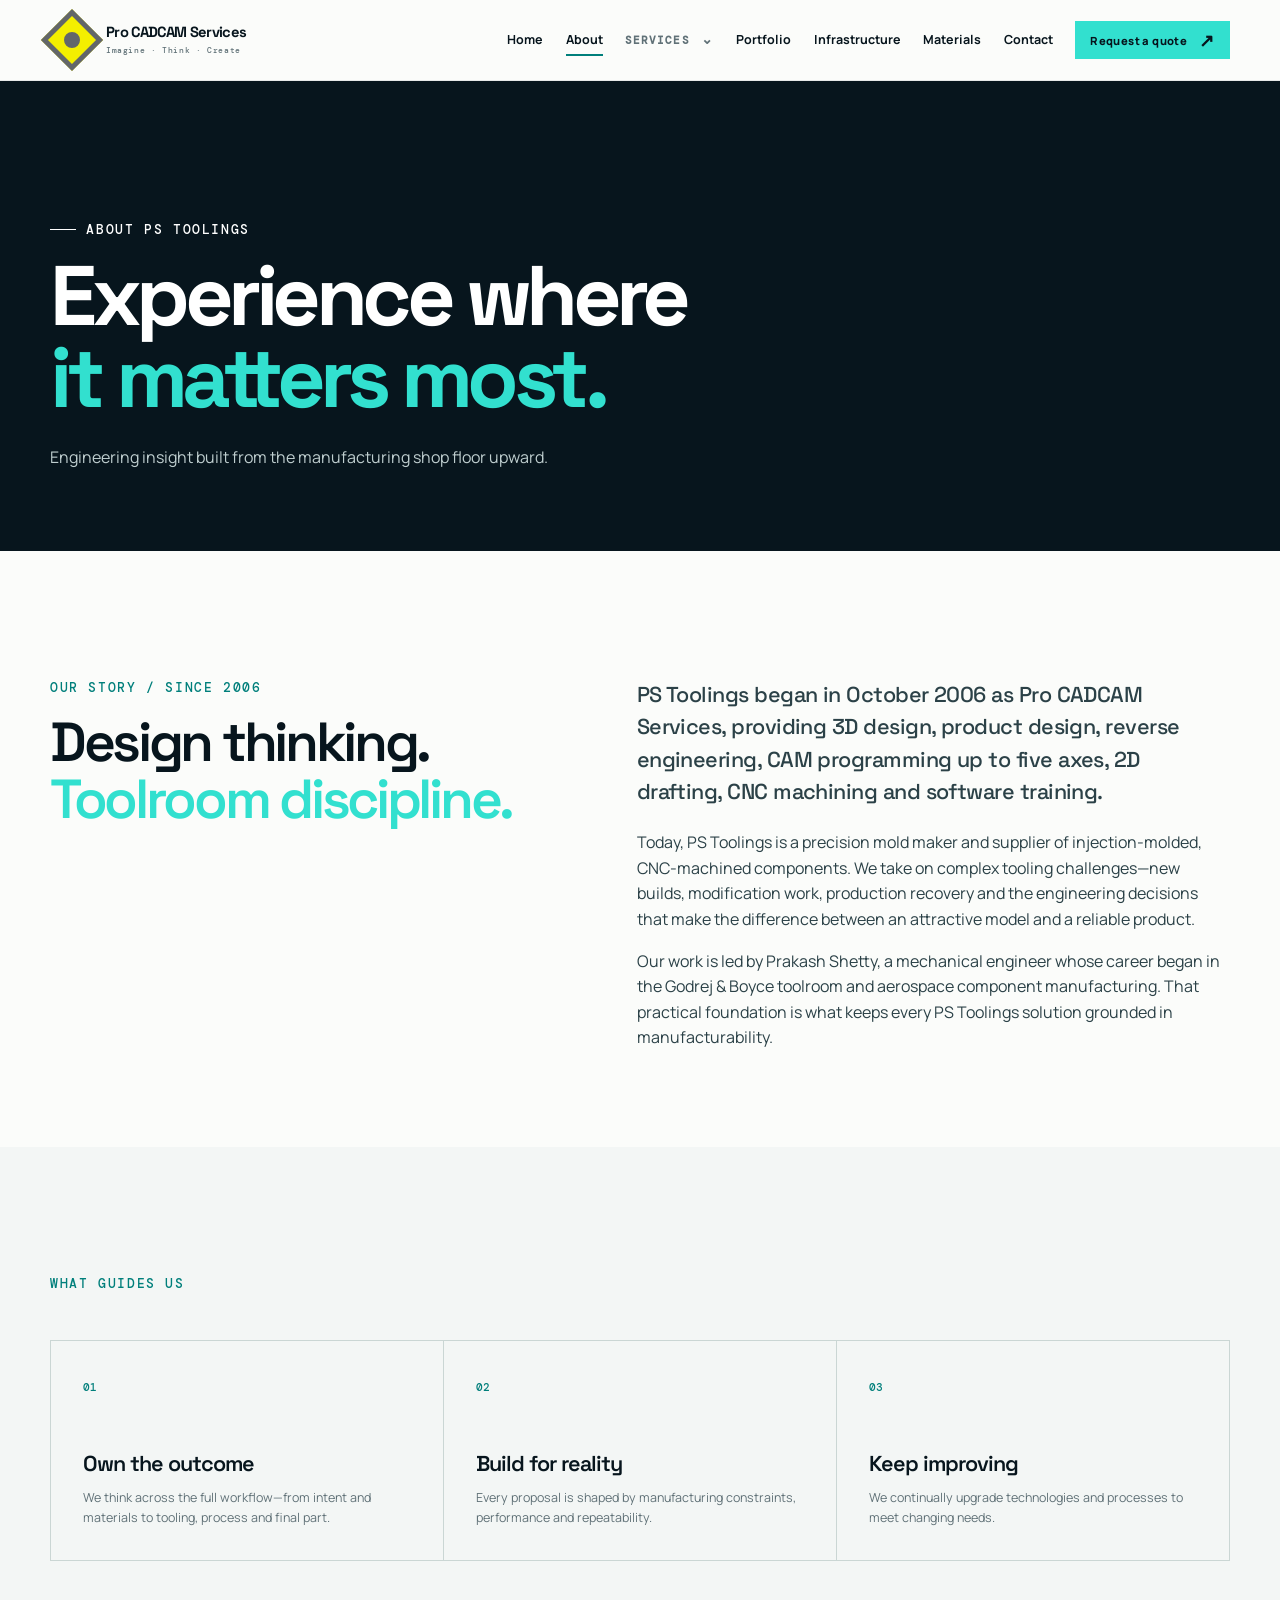
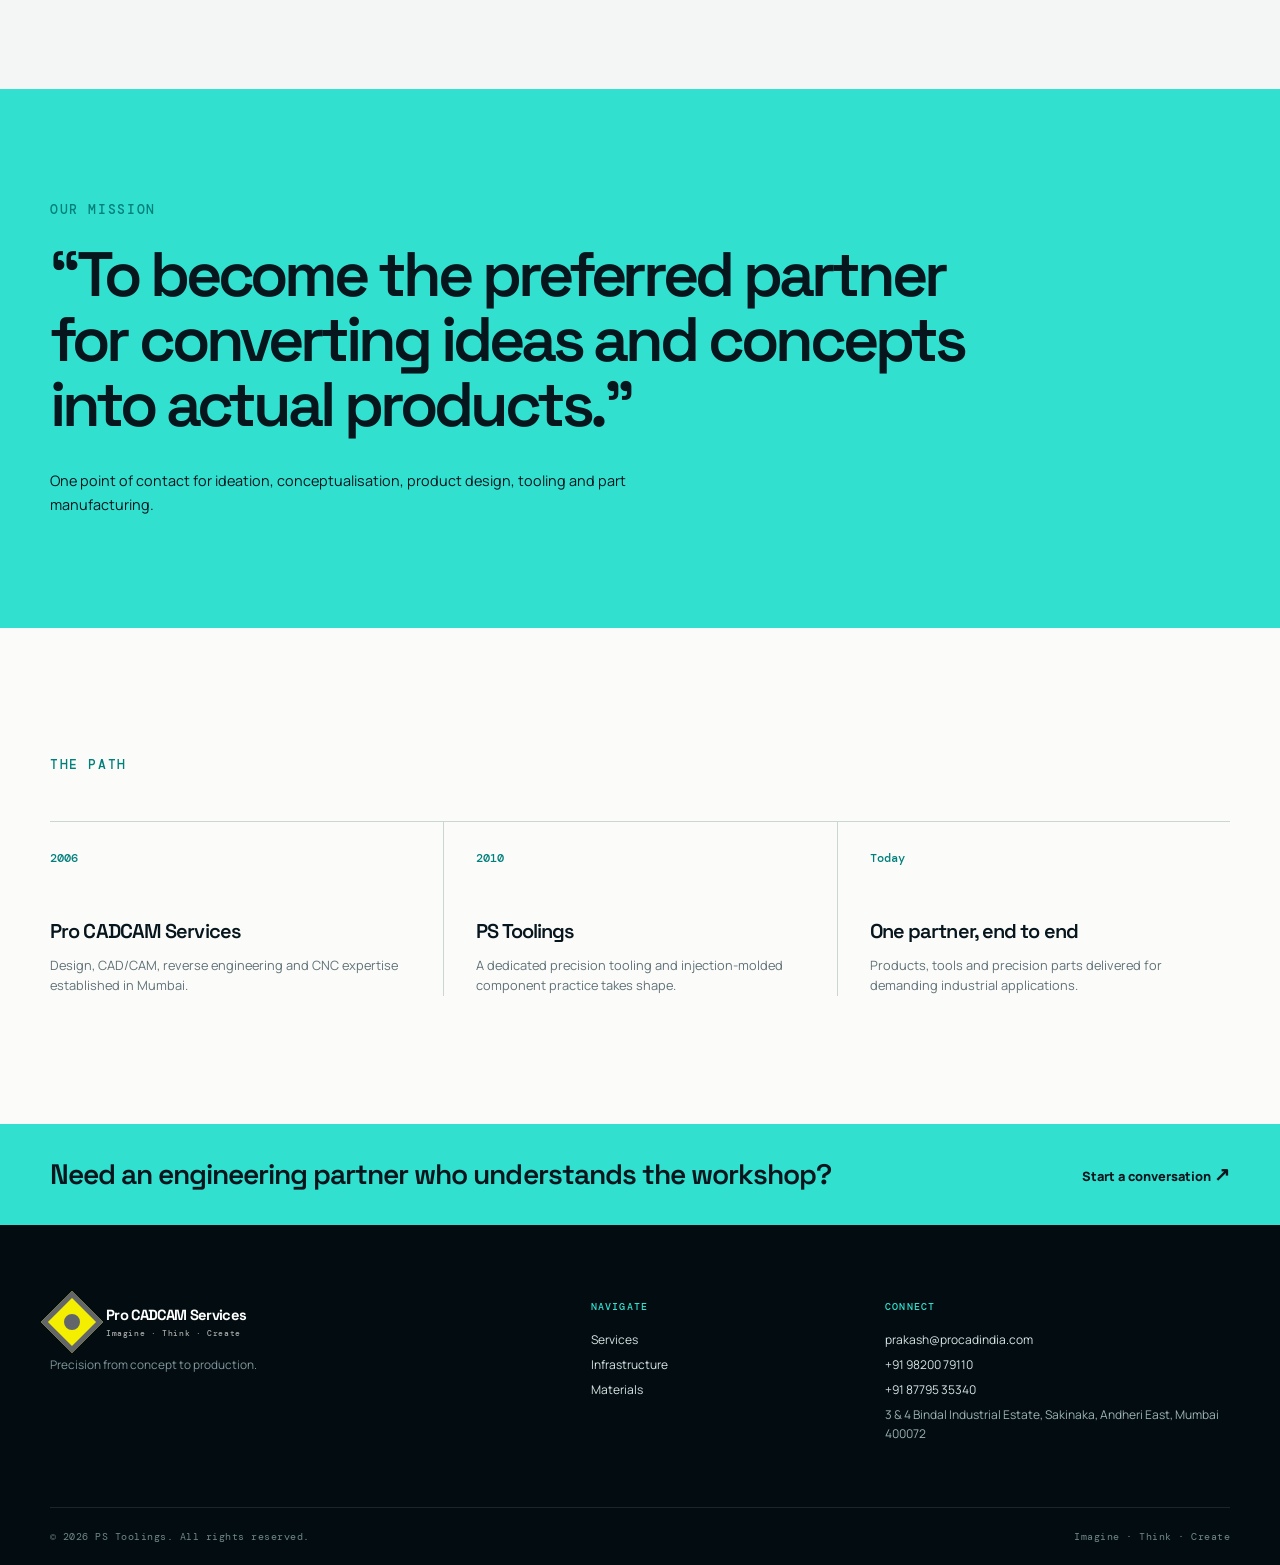
<file: about.html>
<!doctype html>
<html lang="en"><head><meta charset="utf-8"><meta name="viewport" content="width=device-width, initial-scale=1"><meta name="description" content="Learn about PS Toolings, its engineering roots and its mission to bring ideas to production."><title>About PS Toolings — Engineering experience made practical</title><link rel="preconnect" href="https://fonts.googleapis.com"><link rel="preconnect" href="https://fonts.gstatic.com" crossorigin><link href="https://fonts.googleapis.com/css2?family=DM+Mono:wght@400;500&family=Manrope:wght@400;500;600;700;800&family=Space+Grotesk:wght@400;500;600;700&display=swap" rel="stylesheet"><link rel="stylesheet" href="assets/css/style.css"><script src="assets/js/site.js" defer></script></head>
<body><a class="skip-link" href="#main">Skip to content</a><header class="site-header"><div class="container nav-wrap"><a class="brand" href="index.html" aria-label="PS Toolings home"><span class="brand-mark"><img src="assets/images/logo.svg?v=3" alt=""></span><span><strong>PS</strong> TOOLINGS<small>PROCĀD INDIA</small></span></a><button class="nav-toggle" type="button" aria-expanded="false" aria-controls="site-nav"><span></span><span></span><span></span><em>Menu</em></button><nav class="site-nav" id="site-nav" aria-label="Primary navigation"><a href="index.html">Home</a><a class="active" href="about.html">About</a><a href="services.html">Services</a><a href="infrastructure.html">Infrastructure</a><a href="materials.html">Materials</a><a href="contact.html">Contact</a><a class="button button--small" href="contact.html#quote">Request a quote <span>↗</span></a></nav></div></header>
<main id="main"><section class="page-hero page-hero--about"><div class="container"><p class="eyebrow"><span></span> About PS Toolings</p><h1>Experience where<br><em>it matters most.</em></h1><p>Engineering insight built from the manufacturing shop floor upward.</p></div></section><section class="section about-story"><div class="container story-grid"><div><p class="section-kicker">Our story / Since 2006</p><h2>Design thinking.<br><em>Toolroom discipline.</em></h2></div><div class="long-copy"><p>PS Toolings began in October 2006 as Pro CADCAM Services, providing 3D design, product design, reverse engineering, CAM programming up to five axes, 2D drafting, CNC machining and software training.</p><p>Today, PS Toolings is a precision mold maker and supplier of injection-molded, CNC-machined components. We take on complex tooling challenges—new builds, modification work, production recovery and the engineering decisions that make the difference between an attractive model and a reliable product.</p><p>Our work is led by Prakash Shetty, a mechanical engineer whose career began in the Godrej & Boyce toolroom and aerospace component manufacturing. That practical foundation is what keeps every PS Toolings solution grounded in manufacturability.</p></div></div></section><section class="section values-section"><div class="container"><p class="section-kicker">What guides us</p><div class="values-grid"><article><span>01</span><h3>Own the outcome</h3><p>We think across the full workflow—from intent and materials to tooling, process and final part.</p></article><article><span>02</span><h3>Build for reality</h3><p>Every proposal is shaped by manufacturing constraints, performance and repeatability.</p></article><article><span>03</span><h3>Keep improving</h3><p>We continually upgrade technologies and processes to meet changing needs.</p></article></div></div></section><section class="mission-banner"><div class="container"><p class="section-kicker">Our mission</p><blockquote>“To become the preferred partner for converting ideas and concepts into actual products.”</blockquote><p>One point of contact for ideation, conceptualisation, product design, tooling and part manufacturing.</p></div></section><section class="section timeline-section"><div class="container"><p class="section-kicker">The path</p><div class="timeline"><article><span>2006</span><h3>Pro CADCAM Services</h3><p>Design, CAD/CAM, reverse engineering and CNC expertise established in Mumbai.</p></article><article><span>2010</span><h3>PS Toolings</h3><p>A dedicated precision tooling and injection-molded component practice takes shape.</p></article><article><span>Today</span><h3>One partner, end to end</h3><p>Products, tools and precision parts delivered for demanding industrial applications.</p></article></div></div></section><section class="cta-band"><div class="container"><p>Need an engineering partner who understands the workshop?</p><a href="contact.html#quote">Start a conversation <span>↗</span></a></div></section></main><footer class="site-footer"><div class="container footer-grid"><div><a class="brand brand--footer" href="index.html"><span class="brand-mark"><img src="assets/images/logo.svg?v=3" alt=""></span><span><strong>PS</strong> TOOLINGS<small>PROCĀD INDIA</small></span></a><p>Precision from concept to production.</p></div><div><p class="footer-label">Navigate</p><a href="services.html">Services</a><a href="infrastructure.html">Infrastructure</a><a href="materials.html">Materials</a></div><div><p class="footer-label">Connect</p><a href="mailto:prakash@procadindia.com">prakash@procadindia.com</a><a href="tel:+919820079110">+91 98200 79110</a><span>3 &amp; 4 Bindal Industrial Estate, Sakinaka, Andheri East, Mumbai 400072</span></div></div><div class="container footer-bottom"><span>© 2026 PS Toolings. All rights reserved.</span><span>Imagine · Think · Create</span></div></footer></body></html>
</file>
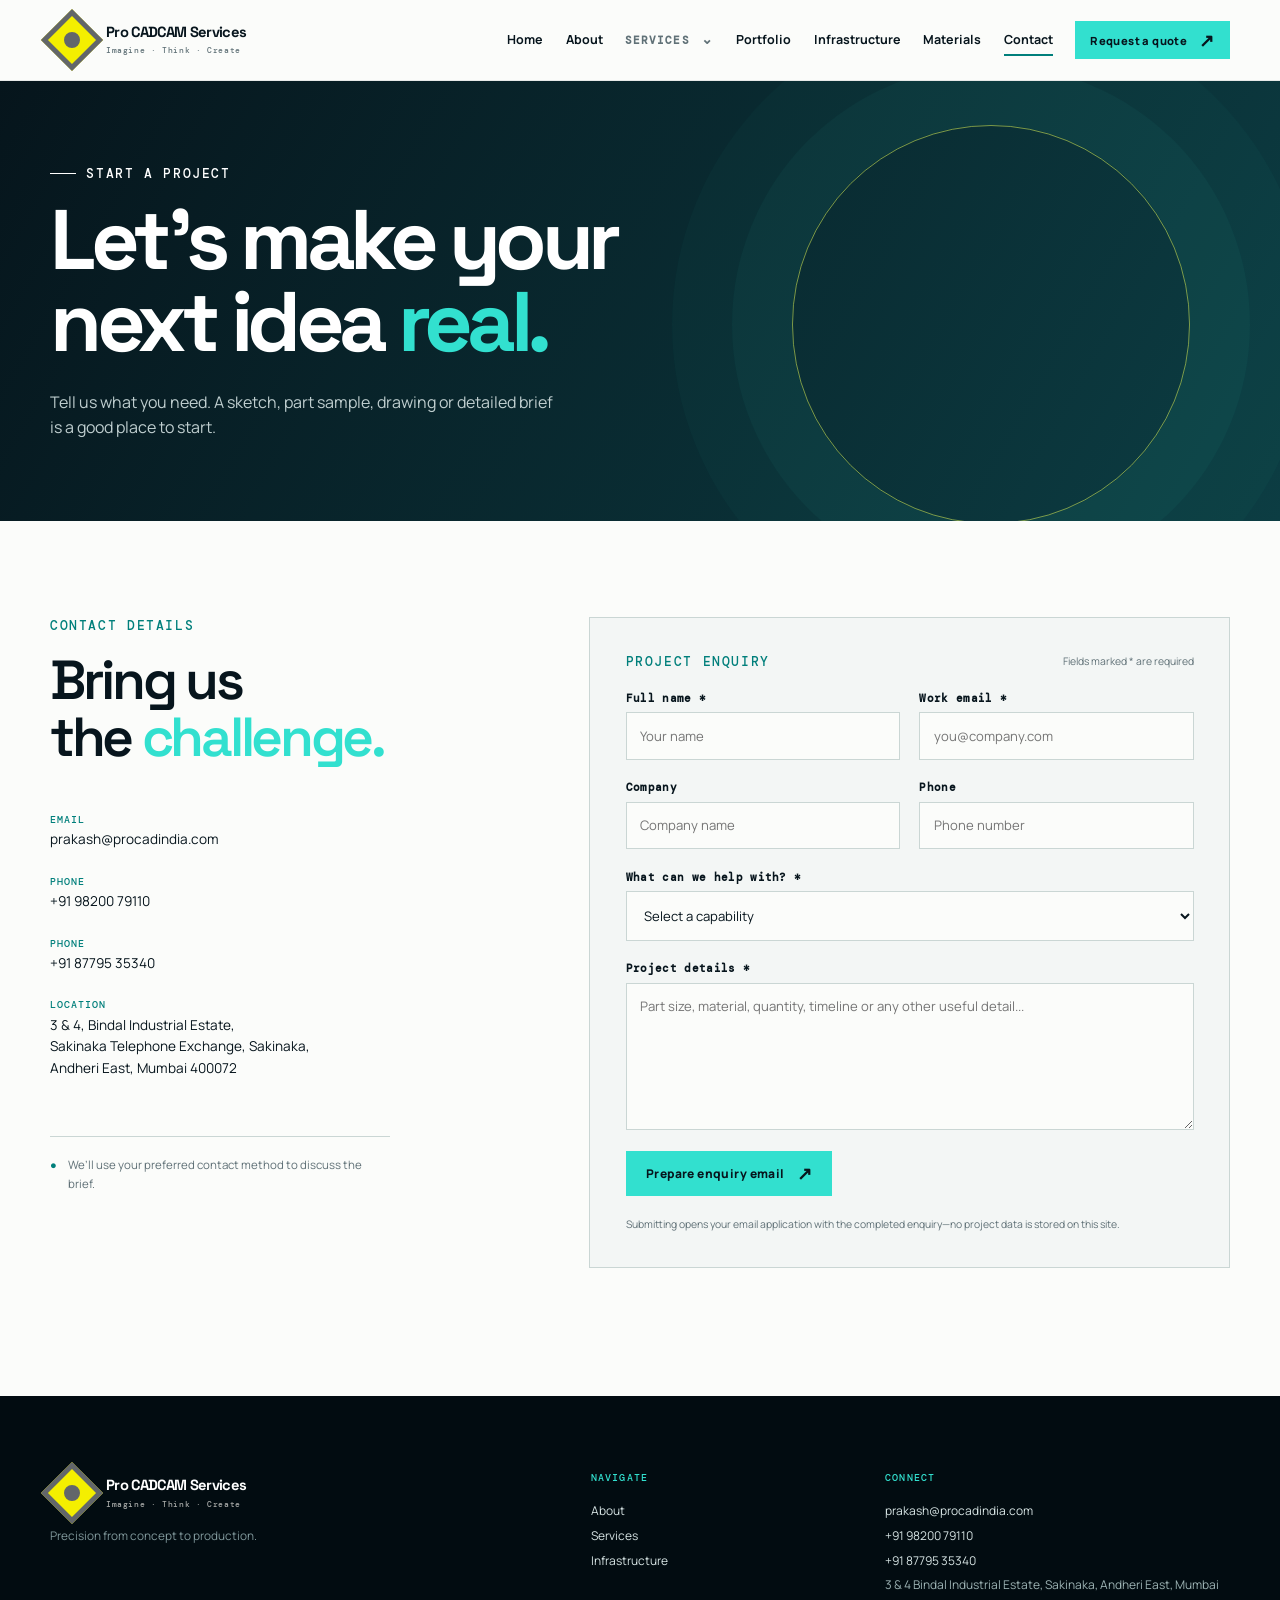
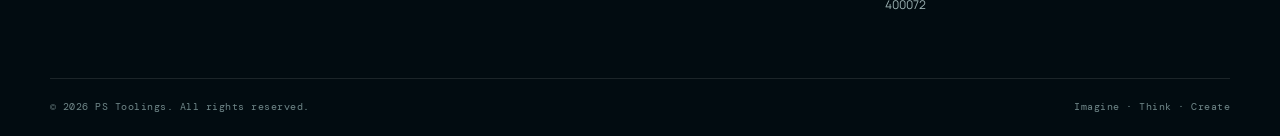
<file: contact.html>
<!doctype html>
<html lang="en"><head><meta charset="utf-8"><meta name="viewport" content="width=device-width, initial-scale=1"><meta name="description" content="Request a quote or contact PS Toolings in Mumbai."><title>Contact PS Toolings — Request a quote</title><link rel="preconnect" href="https://fonts.googleapis.com"><link rel="preconnect" href="https://fonts.gstatic.com" crossorigin><link href="https://fonts.googleapis.com/css2?family=DM+Mono:wght@400;500&family=Manrope:wght@400;500;600;700;800&family=Space+Grotesk:wght@400;500;600;700&display=swap" rel="stylesheet"><link rel="stylesheet" href="assets/css/style.css"><script src="assets/js/site.js" defer></script></head>
<body><a class="skip-link" href="#main">Skip to content</a><header class="site-header"><div class="container nav-wrap"><a class="brand" href="index.html" aria-label="PS Toolings home"><span class="brand-mark"><img src="assets/images/logo.svg?v=3" alt=""></span><span><strong>PS</strong> TOOLINGS<small>PROCĀD INDIA</small></span></a><button class="nav-toggle" type="button" aria-expanded="false" aria-controls="site-nav"><span></span><span></span><span></span><em>Menu</em></button><nav class="site-nav" id="site-nav" aria-label="Primary navigation"><a href="index.html">Home</a><a href="about.html">About</a><a href="services.html">Services</a><a href="infrastructure.html">Infrastructure</a><a href="materials.html">Materials</a><a class="active" href="contact.html">Contact</a><a class="button button--small" href="#quote">Request a quote <span>↗</span></a></nav></div></header>
<main id="main"><section class="contact-hero"><div class="container"><p class="eyebrow"><span></span> Start a project</p><h1>Let’s make your<br>next idea <em>real.</em></h1><p>Tell us what you need. A sketch, part sample, drawing or detailed brief is a good place to start.</p></div></section><section id="quote" class="section contact-section"><div class="container contact-grid"><aside><p class="section-kicker">Contact details</p><h2>Bring us<br>the <em>challenge.</em></h2><div class="contact-lines"><a href="mailto:prakash@procadindia.com"><span>Email</span>prakash@procadindia.com</a><a href="tel:+919820079110"><span>Phone</span>+91 98200 79110</a><a href="tel:+918779535340"><span>Phone</span>+91 87795 35340</a><p><span>Location</span>3 &amp; 4, Bindal Industrial Estate,<br>Sakinaka Telephone Exchange, Sakinaka,<br>Andheri East, Mumbai 400072</p></div><div class="contact-note"><span>●</span><p>We’ll use your preferred contact method to discuss the brief.</p></div></aside><form class="contact-form" data-mailto-form><div class="form-head"><p class="section-kicker">Project enquiry</p><span>Fields marked * are required</span></div><div class="form-row"><label>Full name *<input name="name" autocomplete="name" required placeholder="Your name"></label><label>Work email *<input name="email" type="email" autocomplete="email" required placeholder="you@company.com"></label></div><div class="form-row"><label>Company<input name="company" autocomplete="organization" placeholder="Company name"></label><label>Phone<input name="phone" type="tel" autocomplete="tel" placeholder="Phone number"></label></div><label>What can we help with? *<select name="service" required><option value="" selected disabled>Select a capability</option><option>Product design & development</option><option>Plastic injection mold making</option><option>Rapid / pilot tooling</option><option>Precision components / machine spares</option><option>Other engineering enquiry</option></select></label><label>Project details *<textarea name="message" required rows="6" placeholder="Part size, material, quantity, timeline or any other useful detail..."></textarea></label><button class="button" type="submit">Prepare enquiry email <span>↗</span></button><p class="form-status" aria-live="polite">Submitting opens your email application with the completed enquiry—no project data is stored on this site.</p></form></div></section></main><footer class="site-footer"><div class="container footer-grid"><div><a class="brand brand--footer" href="index.html"><span class="brand-mark"><img src="assets/images/logo.svg?v=3" alt=""></span><span><strong>PS</strong> TOOLINGS<small>PROCĀD INDIA</small></span></a><p>Precision from concept to production.</p></div><div><p class="footer-label">Navigate</p><a href="about.html">About</a><a href="services.html">Services</a><a href="infrastructure.html">Infrastructure</a></div><div><p class="footer-label">Connect</p><a href="mailto:prakash@procadindia.com">prakash@procadindia.com</a><a href="tel:+919820079110">+91 98200 79110</a><span>3 &amp; 4 Bindal Industrial Estate, Sakinaka, Andheri East, Mumbai 400072</span></div></div><div class="container footer-bottom"><span>© 2026 PS Toolings. All rights reserved.</span><span>Imagine · Think · Create</span></div></footer></body></html>
</file>
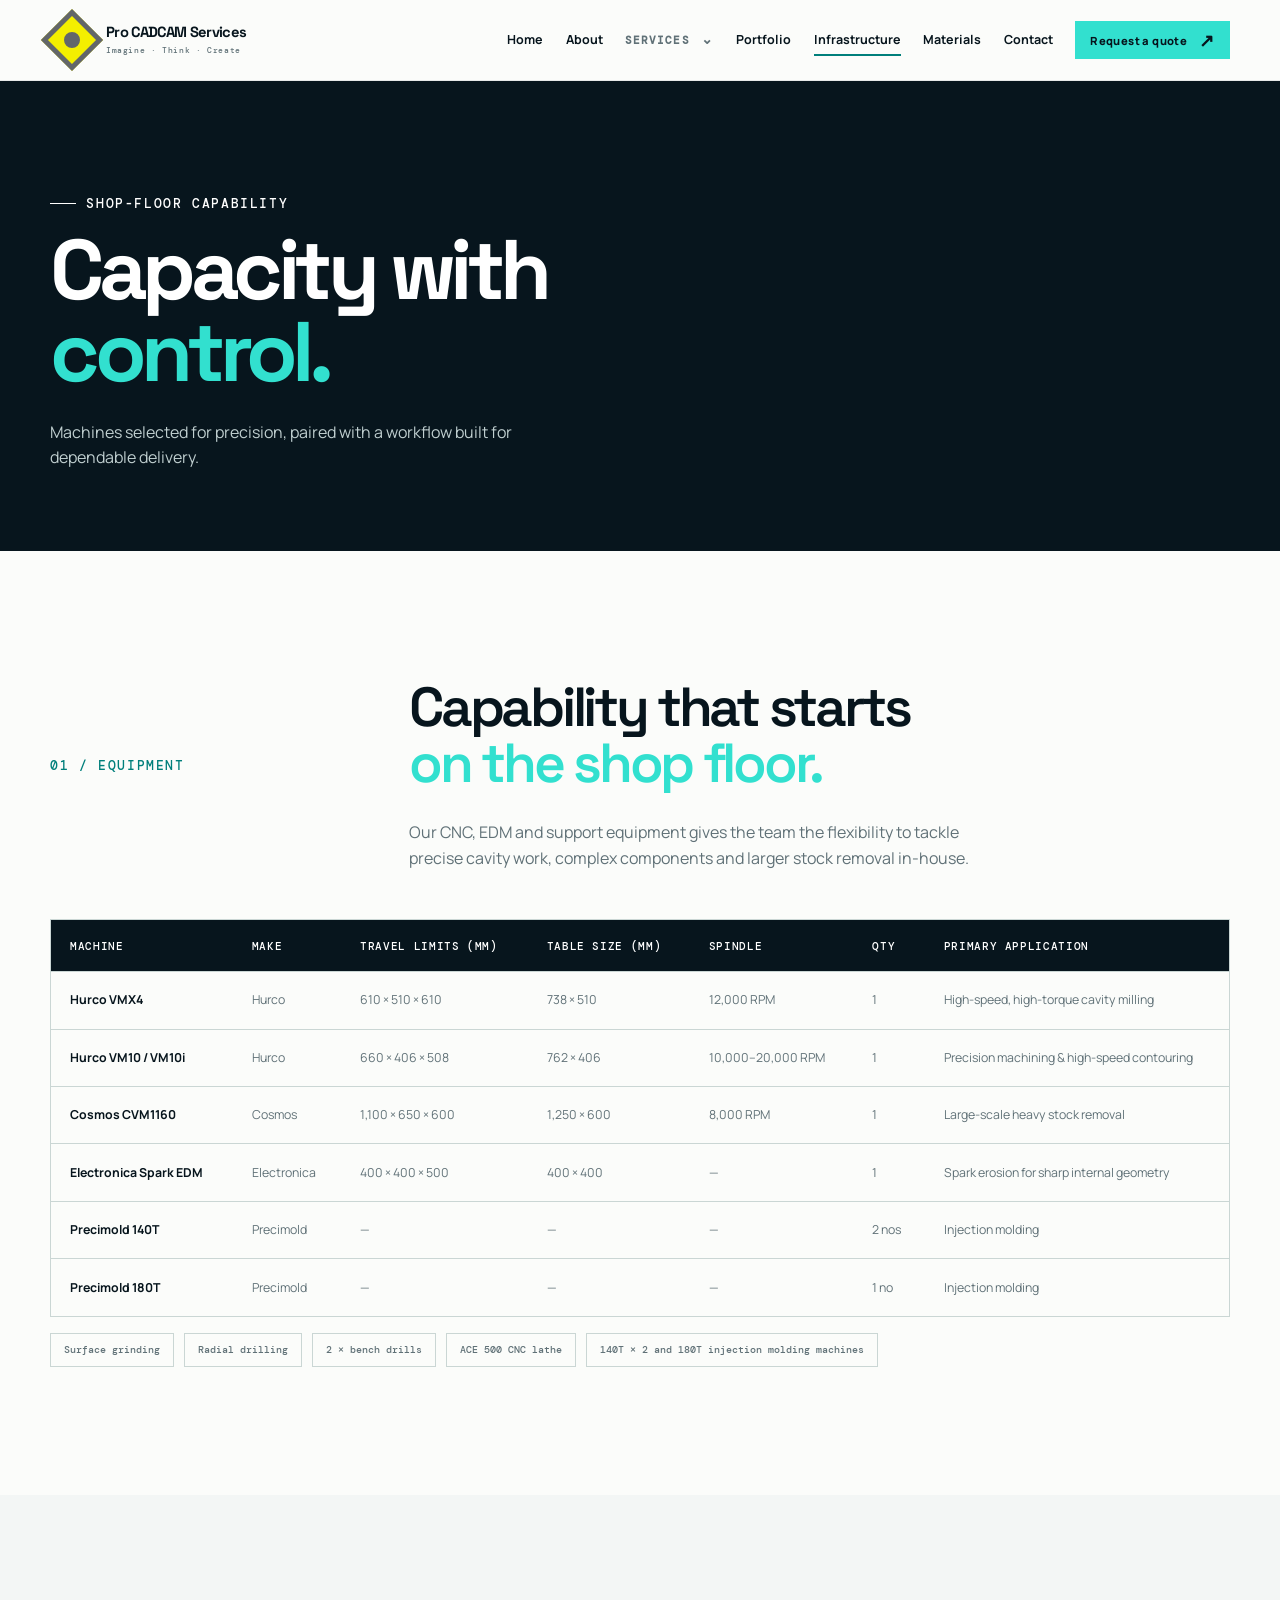
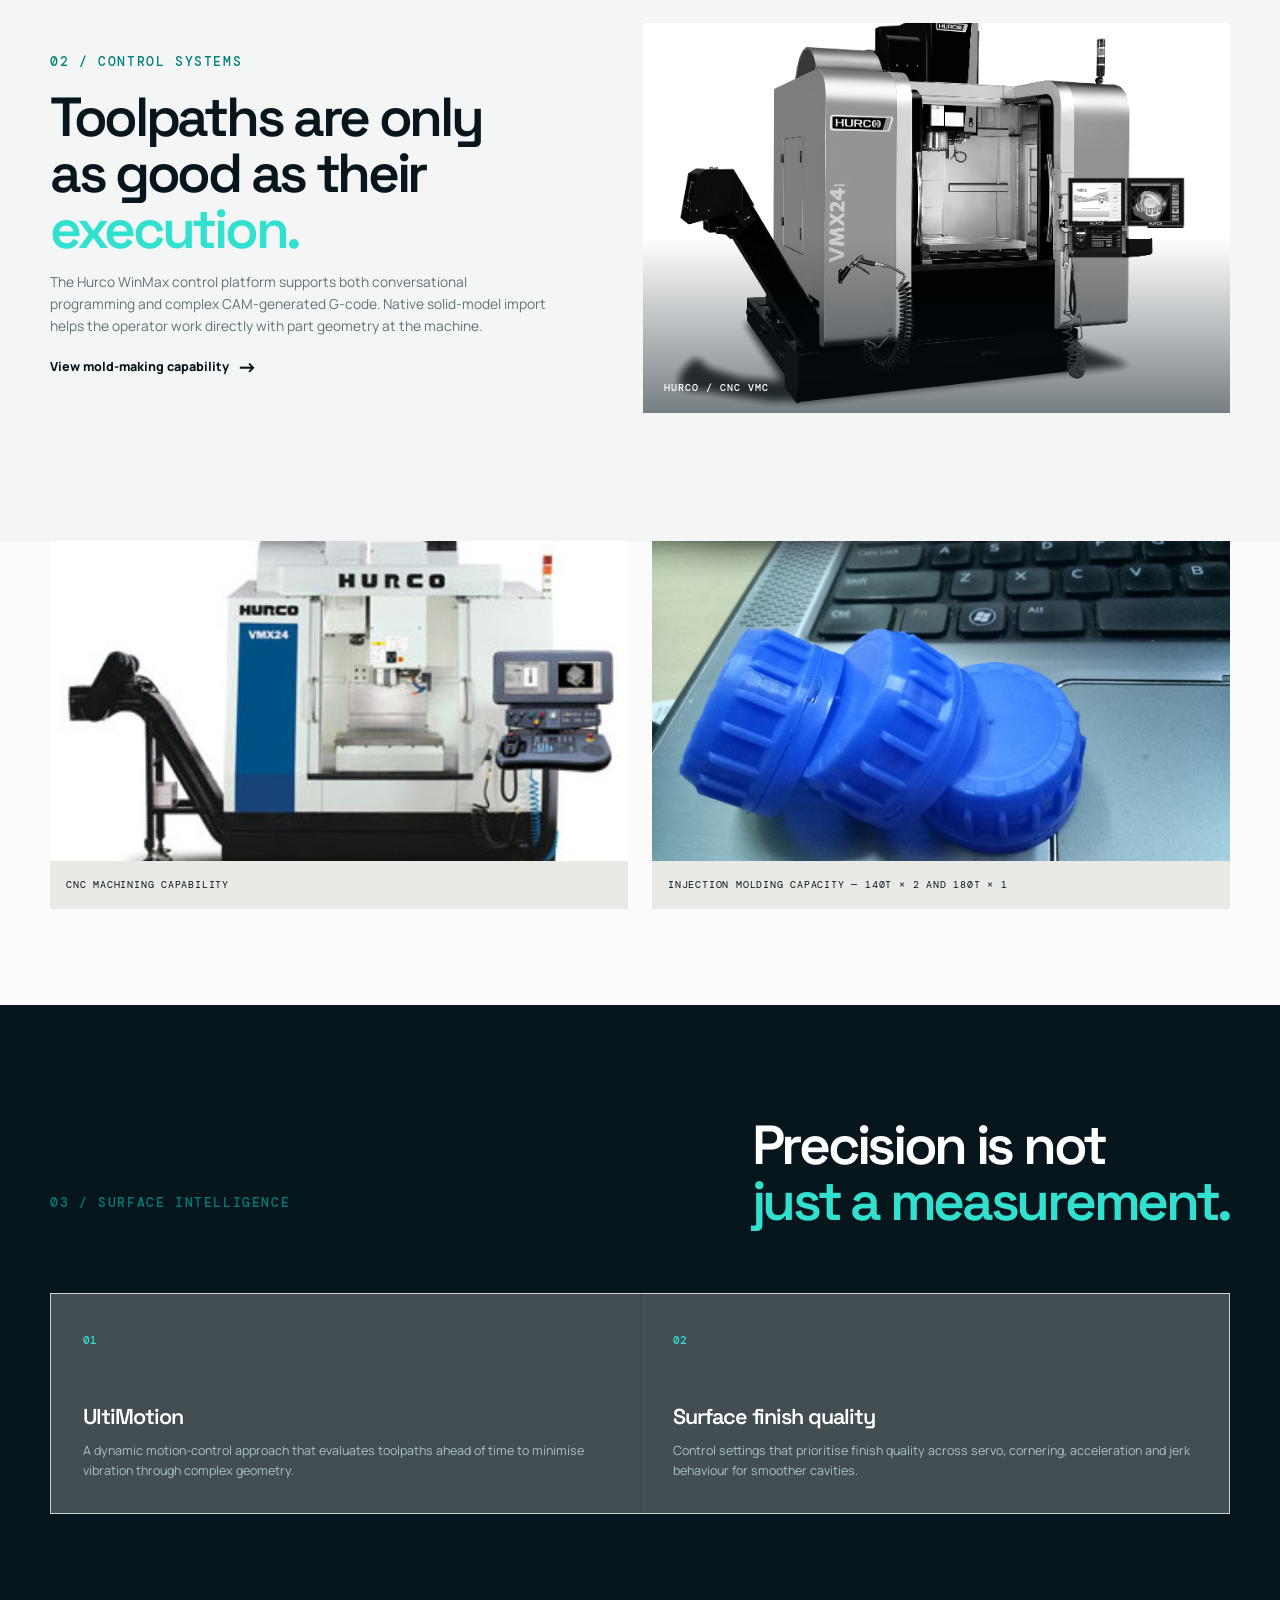
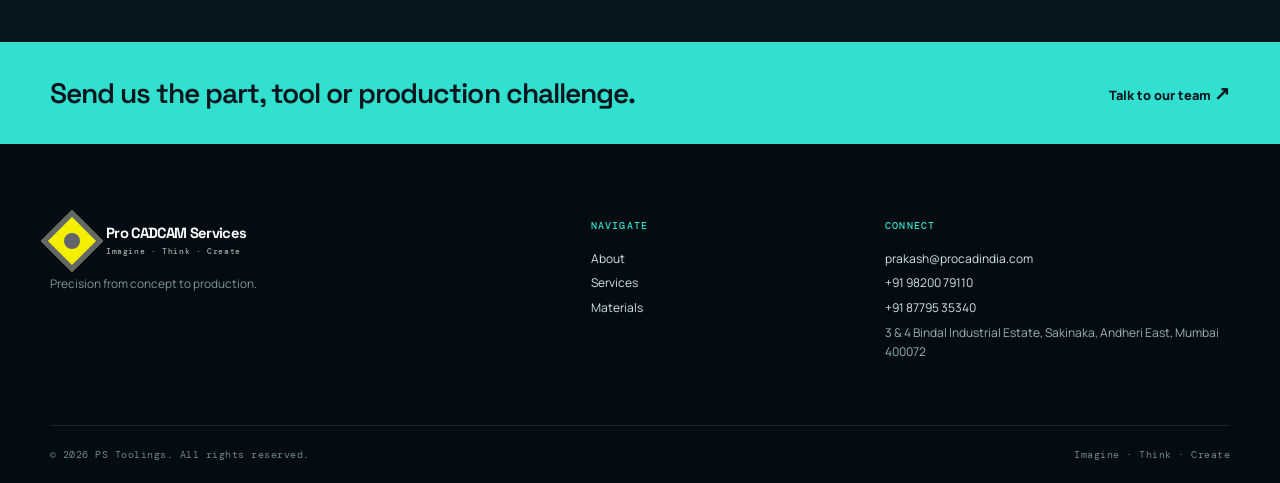
<file: infrastructure.html>
<!doctype html>
<html lang="en"><head><meta charset="utf-8"><meta name="viewport" content="width=device-width, initial-scale=1"><meta name="description" content="Explore the CNC, EDM and precision-machining infrastructure at PS Toolings."><title>Infrastructure — PS Toolings</title><link rel="preconnect" href="https://fonts.googleapis.com"><link rel="preconnect" href="https://fonts.gstatic.com" crossorigin><link href="https://fonts.googleapis.com/css2?family=DM+Mono:wght@400;500&family=Manrope:wght@400;500;600;700;800&family=Space+Grotesk:wght@400;500;600;700&display=swap" rel="stylesheet"><link rel="stylesheet" href="assets/css/style.css"><script src="assets/js/site.js" defer></script></head>
<body><a class="skip-link" href="#main">Skip to content</a><header class="site-header"><div class="container nav-wrap"><a class="brand" href="index.html" aria-label="PS Toolings home"><span class="brand-mark"><img src="assets/images/logo.svg?v=3" alt=""></span><span><strong>PS</strong> TOOLINGS<small>PROCĀD INDIA</small></span></a><button class="nav-toggle" type="button" aria-expanded="false" aria-controls="site-nav"><span></span><span></span><span></span><em>Menu</em></button><nav class="site-nav" id="site-nav" aria-label="Primary navigation"><a href="index.html">Home</a><a href="about.html">About</a><a href="services.html">Services</a><a class="active" href="infrastructure.html">Infrastructure</a><a href="materials.html">Materials</a><a href="contact.html">Contact</a><a class="button button--small" href="contact.html#quote">Request a quote <span>↗</span></a></nav></div></header>
<main id="main"><section class="page-hero page-hero--infra"><div class="container"><p class="eyebrow"><span></span> Shop-floor capability</p><h1>Capacity with<br><em>control.</em></h1><p>Machines selected for precision, paired with a workflow built for dependable delivery.</p></div></section><section class="section equipment-intro"><div class="container split-heading"><p class="section-kicker">01 / Equipment</p><div><h2>Capability that starts<br><em>on the shop floor.</em></h2><p>Our CNC, EDM and support equipment gives the team the flexibility to tackle precise cavity work, complex components and larger stock removal in-house.</p></div></div></section><section class="equipment-table-section"><div class="container"><div class="table-wrap"><table><thead><tr><th>Machine</th><th>Make</th><th>Travel limits (mm)</th><th>Table size (mm)</th><th>Spindle</th><th>Qty</th><th>Primary application</th></tr></thead><tbody><tr><td><strong>Hurco VMX4</strong></td><td>Hurco</td><td>610 × 510 × 610</td><td>738 × 510</td><td>12,000 RPM</td><td>1</td><td>High-speed, high-torque cavity milling</td></tr><tr><td><strong>Hurco VM10 / VM10i</strong></td><td>Hurco</td><td>660 × 406 × 508</td><td>762 × 406</td><td>10,000–20,000 RPM</td><td>1</td><td>Precision machining &amp; high-speed contouring</td></tr><tr><td><strong>Cosmos CVM1160</strong></td><td>Cosmos</td><td>1,100 × 650 × 600</td><td>1,250 × 600</td><td>8,000 RPM</td><td>1</td><td>Large-scale heavy stock removal</td></tr><tr><td><strong>Electronica Spark EDM</strong></td><td>Electronica</td><td>400 × 400 × 500</td><td>400 × 400</td><td>—</td><td>1</td><td>Spark erosion for sharp internal geometry</td></tr><tr><td><strong>Precimold 140T</strong></td><td>Precimold</td><td>—</td><td>—</td><td>—</td><td>2 nos</td><td>Injection molding</td></tr><tr><td><strong>Precimold 180T</strong></td><td>Precimold</td><td>—</td><td>—</td><td>—</td><td>1 no</td><td>Injection molding</td></tr></tbody></table></div><div class="support-equipment"><span>Surface grinding</span><span>Radial drilling</span><span>2 × bench drills</span><span>ACE 500 CNC lathe</span></div></div></section><section class="section machine-feature"><div class="container feature-grid"><div><p class="section-kicker">02 / Control systems</p><h2>Toolpaths are only<br>as good as their<br><em>execution.</em></h2><p>The Hurco WinMax control platform supports both conversational programming and complex CAM-generated G-code. Native solid-model import helps the operator work directly with part geometry at the machine.</p><a class="text-link" href="services.html#molds">View mold-making capability <span>→</span></a></div><div class="machine-image"><img src="https://static.wixstatic.com/media/8246d9_d55d79b837fa4dcbbc5de5de3e5ee301~mv2.jpg/v1/fill/w_1200,h_600,al_c,q_85,enc_avif,quality_auto/1___VMX24i-XP-Angle_edited.jpg" alt="Hurco CNC machining centre"><span class="machine-tag">HURCO / CNC VMC</span></div></div></section><section class="section section--dark control-features"><div class="container"><div class="section-heading"><p class="section-kicker">03 / Surface intelligence</p><h2>Precision is not<br><em>just a measurement.</em></h2></div><div class="two-card-grid"><article><span>01</span><h3>UltiMotion</h3><p>A dynamic motion-control approach that evaluates toolpaths ahead of time to minimise vibration through complex geometry.</p></article><article><span>02</span><h3>Surface finish quality</h3><p>Control settings that prioritise finish quality across servo, cornering, acceleration and jerk behaviour for smoother cavities.</p></article></div></div></section><section class="cta-band"><div class="container"><p>Send us the part, tool or production challenge.</p><a href="contact.html#quote">Talk to our team <span>↗</span></a></div></section></main><footer class="site-footer"><div class="container footer-grid"><div><a class="brand brand--footer" href="index.html"><span class="brand-mark"><img src="assets/images/logo.svg?v=3" alt=""></span><span><strong>PS</strong> TOOLINGS<small>PROCĀD INDIA</small></span></a><p>Precision from concept to production.</p></div><div><p class="footer-label">Navigate</p><a href="about.html">About</a><a href="services.html">Services</a><a href="materials.html">Materials</a></div><div><p class="footer-label">Connect</p><a href="mailto:prakash@procadindia.com">prakash@procadindia.com</a><a href="tel:+919820079110">+91 98200 79110</a><span>3 &amp; 4 Bindal Industrial Estate, Sakinaka, Andheri East, Mumbai 400072</span></div></div><div class="container footer-bottom"><span>© 2026 PS Toolings. All rights reserved.</span><span>Imagine · Think · Create</span></div></footer></body></html>
</file>
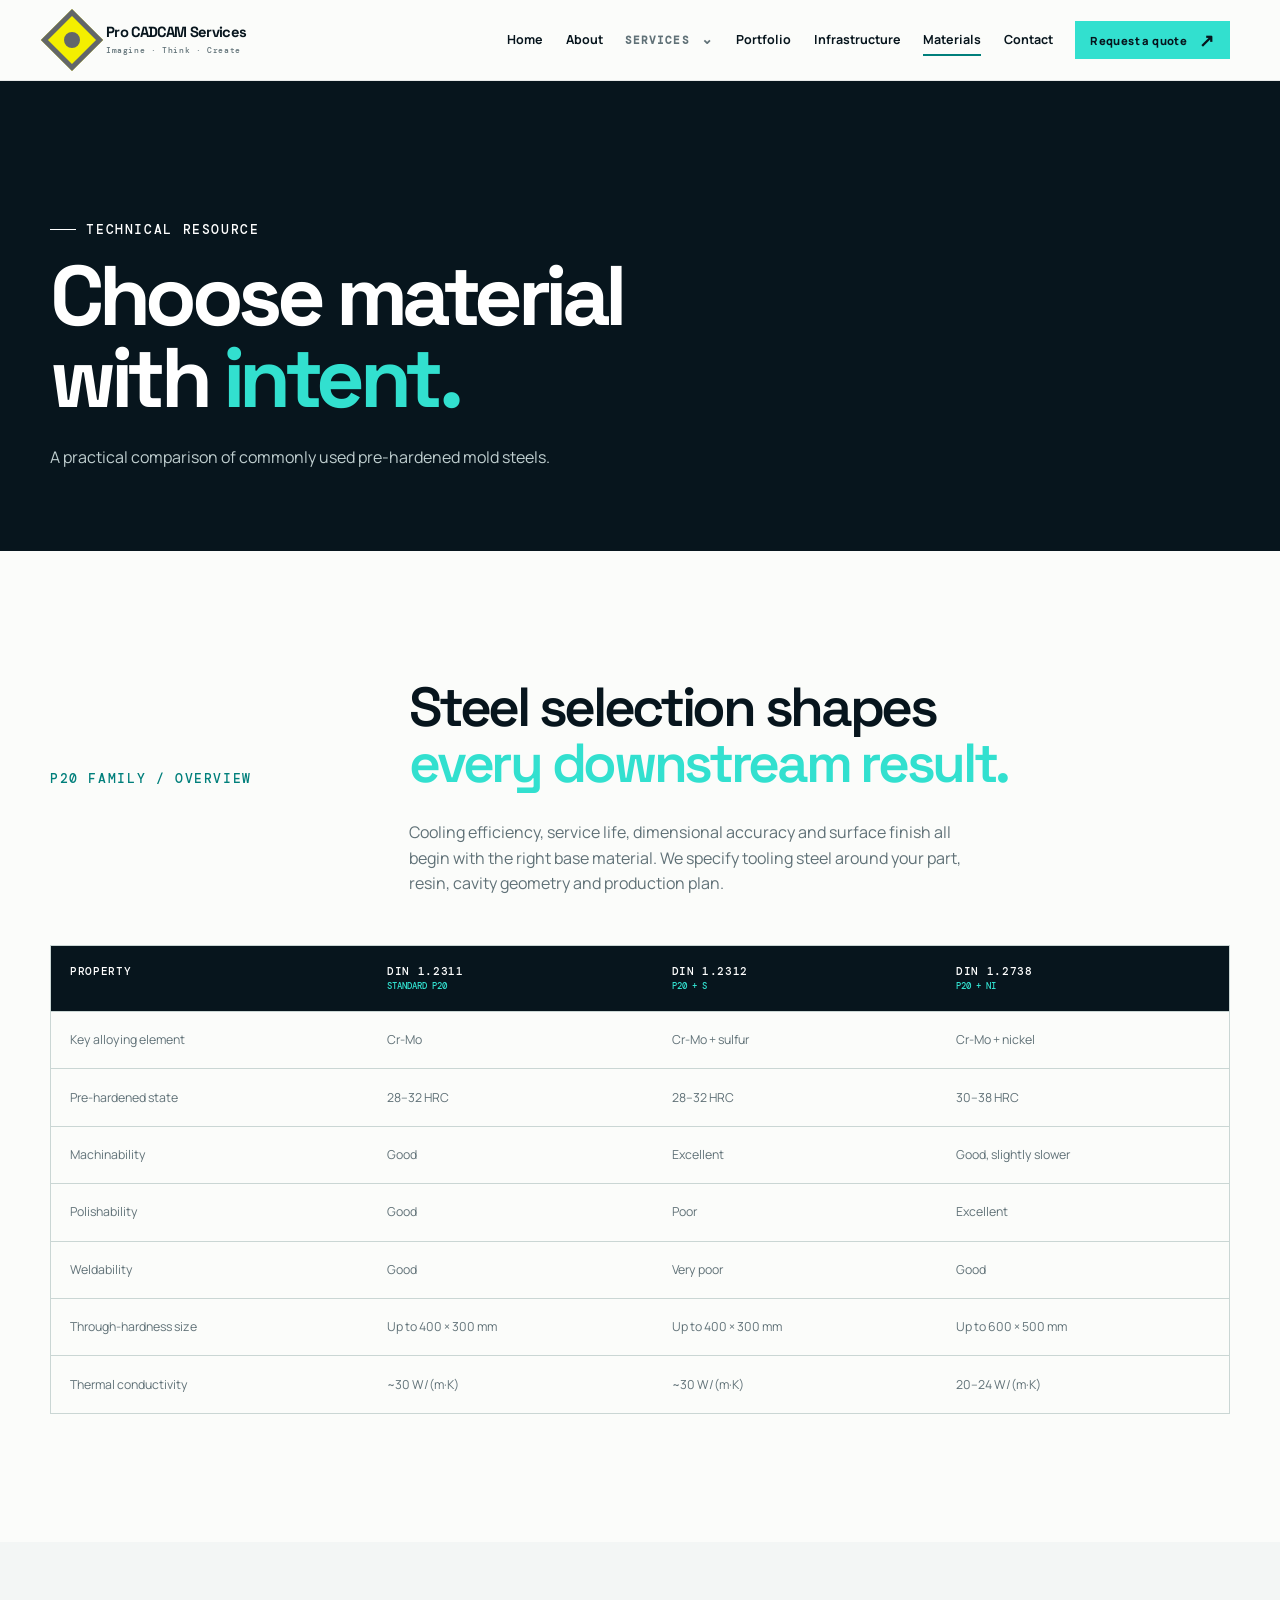
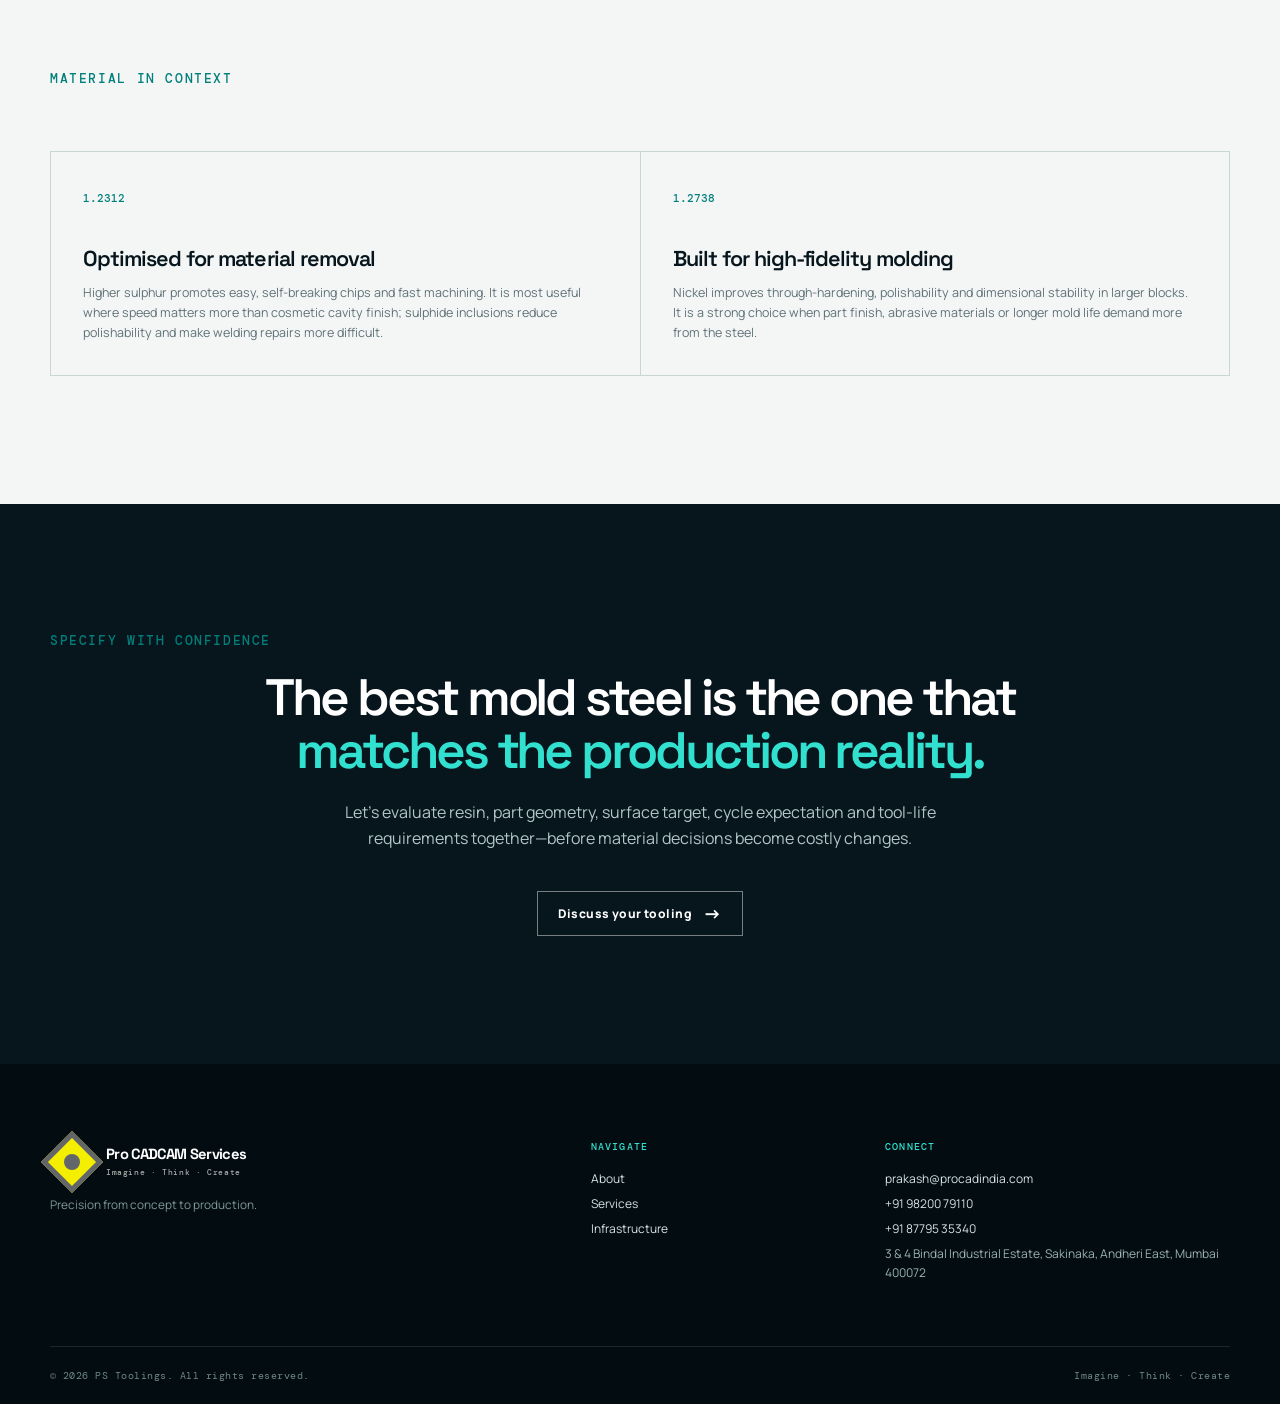
<file: materials.html>
<!doctype html>
<html lang="en"><head><meta charset="utf-8"><meta name="viewport" content="width=device-width, initial-scale=1"><meta name="description" content="Technical material guidance for plastic injection tooling from PS Toolings."><title>Tool Steel Guide — PS Toolings</title><link rel="preconnect" href="https://fonts.googleapis.com"><link rel="preconnect" href="https://fonts.gstatic.com" crossorigin><link href="https://fonts.googleapis.com/css2?family=DM+Mono:wght@400;500&family=Manrope:wght@400;500;600;700;800&family=Space+Grotesk:wght@400;500;600;700&display=swap" rel="stylesheet"><link rel="stylesheet" href="assets/css/style.css"><script src="assets/js/site.js" defer></script></head>
<body><a class="skip-link" href="#main">Skip to content</a><header class="site-header"><div class="container nav-wrap"><a class="brand" href="index.html" aria-label="PS Toolings home"><span class="brand-mark"><img src="assets/images/logo.svg?v=3" alt=""></span><span><strong>PS</strong> TOOLINGS<small>PROCĀD INDIA</small></span></a><button class="nav-toggle" type="button" aria-expanded="false" aria-controls="site-nav"><span></span><span></span><span></span><em>Menu</em></button><nav class="site-nav" id="site-nav" aria-label="Primary navigation"><a href="index.html">Home</a><a href="about.html">About</a><a href="services.html">Services</a><a href="infrastructure.html">Infrastructure</a><a class="active" href="materials.html">Materials</a><a href="contact.html">Contact</a><a class="button button--small" href="contact.html#quote">Request a quote <span>↗</span></a></nav></div></header>
<main id="main"><section class="page-hero page-hero--materials"><div class="container"><p class="eyebrow"><span></span> Technical resource</p><h1>Choose material<br>with <em>intent.</em></h1><p>A practical comparison of commonly used pre-hardened mold steels.</p></div></section><section class="section material-intro"><div class="container split-heading"><p class="section-kicker">P20 family / overview</p><div><h2>Steel selection shapes<br><em>every downstream result.</em></h2><p>Cooling efficiency, service life, dimensional accuracy and surface finish all begin with the right base material. We specify tooling steel around your part, resin, cavity geometry and production plan.</p></div></div></section><section class="material-table-section"><div class="container"><div class="table-wrap"><table class="material-table"><thead><tr><th>Property</th><th>DIN 1.2311<br><small>Standard P20</small></th><th>DIN 1.2312<br><small>P20 + S</small></th><th>DIN 1.2738<br><small>P20 + Ni</small></th></tr></thead><tbody><tr><td>Key alloying element</td><td>Cr-Mo</td><td>Cr-Mo + sulfur</td><td>Cr-Mo + nickel</td></tr><tr><td>Pre-hardened state</td><td>28–32 HRC</td><td>28–32 HRC</td><td>30–38 HRC</td></tr><tr><td>Machinability</td><td>Good</td><td>Excellent</td><td>Good, slightly slower</td></tr><tr><td>Polishability</td><td>Good</td><td>Poor</td><td>Excellent</td></tr><tr><td>Weldability</td><td>Good</td><td>Very poor</td><td>Good</td></tr><tr><td>Through-hardness size</td><td>Up to 400 × 300 mm</td><td>Up to 400 × 300 mm</td><td>Up to 600 × 500 mm</td></tr><tr><td>Thermal conductivity</td><td>~30 W/(m·K)</td><td>~30 W/(m·K)</td><td>20–24 W/(m·K)</td></tr></tbody></table></div></div></section><section class="section material-cards"><div class="container"><p class="section-kicker">Material in context</p><div class="two-card-grid two-card-grid--light"><article><span>1.2312</span><h3>Optimised for material removal</h3><p>Higher sulphur promotes easy, self-breaking chips and fast machining. It is most useful where speed matters more than cosmetic cavity finish; sulphide inclusions reduce polishability and make welding repairs more difficult.</p></article><article><span>1.2738</span><h3>Built for high-fidelity molding</h3><p>Nickel improves through-hardening, polishability and dimensional stability in larger blocks. It is a strong choice when part finish, abrasive materials or longer mold life demand more from the steel.</p></article></div></div></section><section class="section section--dark material-callout"><div class="container"><p class="section-kicker">Specify with confidence</p><h2>The best mold steel is the one that<br><em>matches the production reality.</em></h2><p>Let’s evaluate resin, part geometry, surface target, cycle expectation and tool-life requirements together—before material decisions become costly changes.</p><a class="button button--light" href="contact.html#quote">Discuss your tooling <span>→</span></a></div></section></main><footer class="site-footer"><div class="container footer-grid"><div><a class="brand brand--footer" href="index.html"><span class="brand-mark"><img src="assets/images/logo.svg?v=3" alt=""></span><span><strong>PS</strong> TOOLINGS<small>PROCĀD INDIA</small></span></a><p>Precision from concept to production.</p></div><div><p class="footer-label">Navigate</p><a href="about.html">About</a><a href="services.html">Services</a><a href="infrastructure.html">Infrastructure</a></div><div><p class="footer-label">Connect</p><a href="mailto:prakash@procadindia.com">prakash@procadindia.com</a><a href="tel:+919820079110">+91 98200 79110</a><span>3 &amp; 4 Bindal Industrial Estate, Sakinaka, Andheri East, Mumbai 400072</span></div></div><div class="container footer-bottom"><span>© 2026 PS Toolings. All rights reserved.</span><span>Imagine · Think · Create</span></div></footer></body></html>
</file>
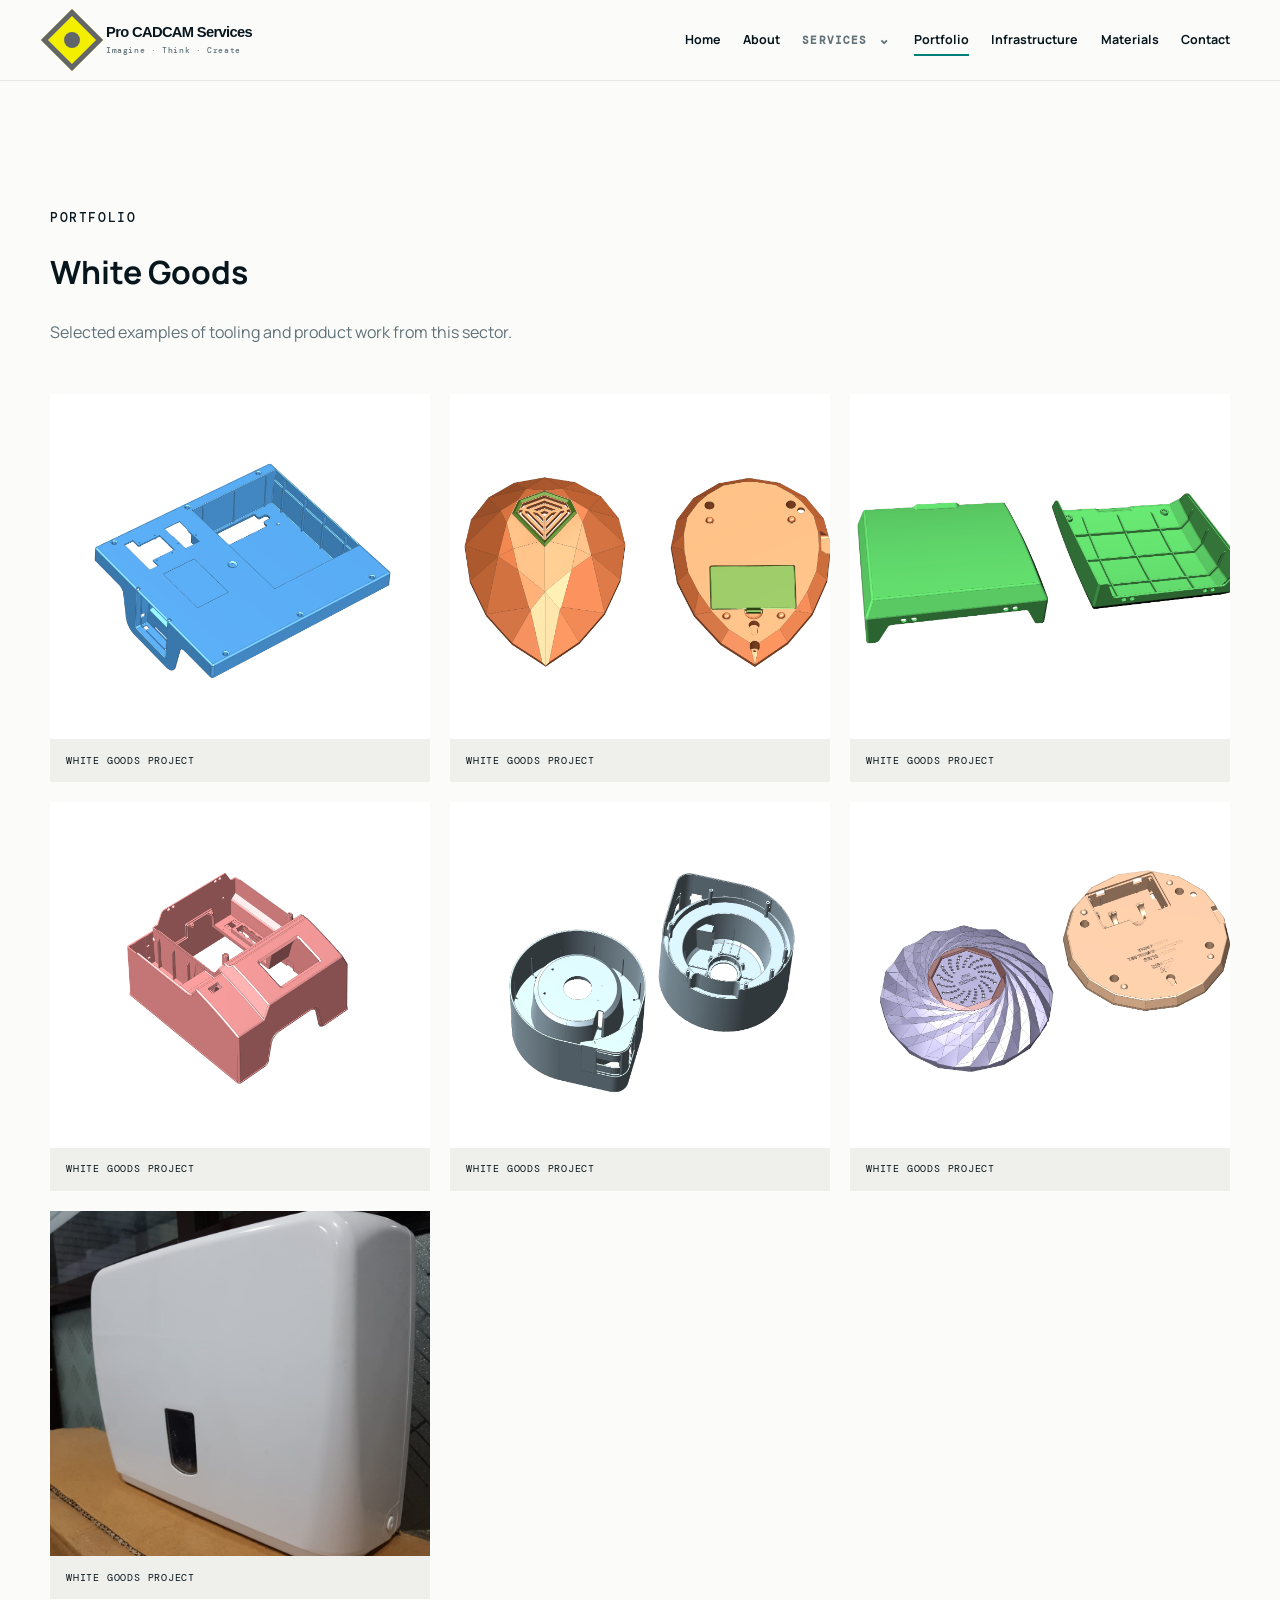
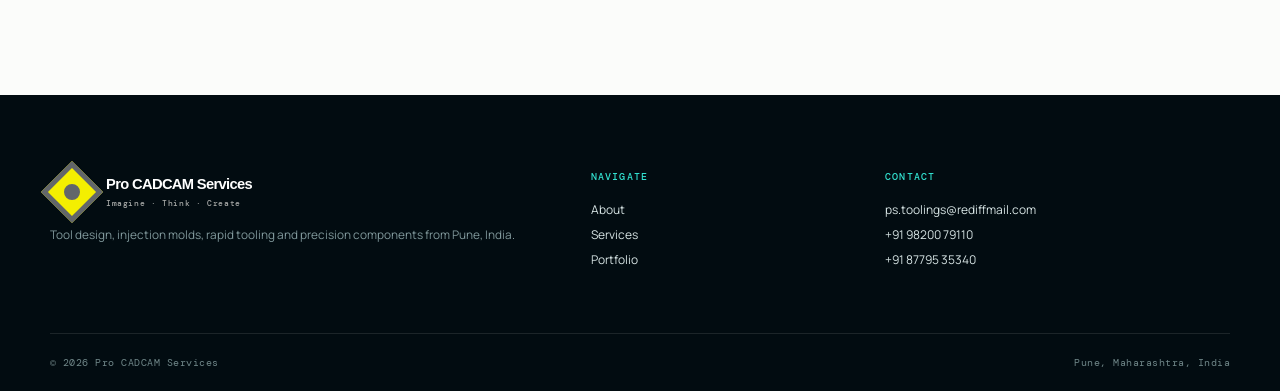
<file: portfolio-category.html>
<!doctype html>
<html lang="en">
<head>
  <meta charset="utf-8">
  <meta name="viewport" content="width=device-width, initial-scale=1">
  <meta name="description" content="Selected Pro CADCAM Services portfolio work.">
  <title>Portfolio | Pro CADCAM Services</title>
  <link rel="preconnect" href="https://fonts.googleapis.com">
  <link rel="preconnect" href="https://fonts.gstatic.com" crossorigin>
  <link href="https://fonts.googleapis.com/css2?family=DM+Mono:wght@400;500&family=Manrope:wght@400;500;600;700;800&display=swap" rel="stylesheet">
  <link rel="stylesheet" href="assets/css/style.css">
</head>
<body>
  <header class="site-header"><div class="container nav-wrap"><a class="brand" href="index.html" aria-label="Pro CADCAM Services"><span class="brand-mark" aria-hidden="true"><i></i></span><span class="brand-wordmark"><strong>Pro CADCAM Services</strong><small>Imagine · Think · Create</small></span></a><button class="nav-toggle" type="button" aria-label="Toggle navigation" aria-expanded="false"><span></span><span></span></button><nav class="site-nav" aria-label="Primary navigation"><a href="index.html">Home</a><a href="about.html">About</a><a href="services.html">Services</a><a class="active" href="portfolio.html">Portfolio</a><a href="infrastructure.html">Infrastructure</a><a href="materials.html">Materials</a><a href="contact.html">Contact</a></nav></div></header>
  <main class="category-page"><div class="container" data-category-view></div></main>
  <footer class="site-footer"><div class="container footer-grid"><div><a class="brand brand--footer" href="index.html"><span class="brand-mark" aria-hidden="true"><i></i></span><span class="brand-wordmark"><strong>Pro CADCAM Services</strong><small>Imagine · Think · Create</small></span></a><p>Tool design, injection molds, rapid tooling and precision components from Pune, India.</p></div><div><p class="footer-label">Navigate</p><a href="about.html">About</a><a href="services.html">Services</a><a href="portfolio.html">Portfolio</a></div><div><p class="footer-label">Contact</p><a href="mailto:ps.toolings@rediffmail.com">ps.toolings@rediffmail.com</a><a href="tel:+919820079110">+91 98200 79110</a><a href="tel:+918779535340">+91 87795 35340</a></div></div><div class="container footer-bottom"><span>© <span data-year></span> Pro CADCAM Services</span><span>Pune, Maharashtra, India</span></div></footer>
  <script src="assets/js/site.js"></script>
</body>
</html>
</file>
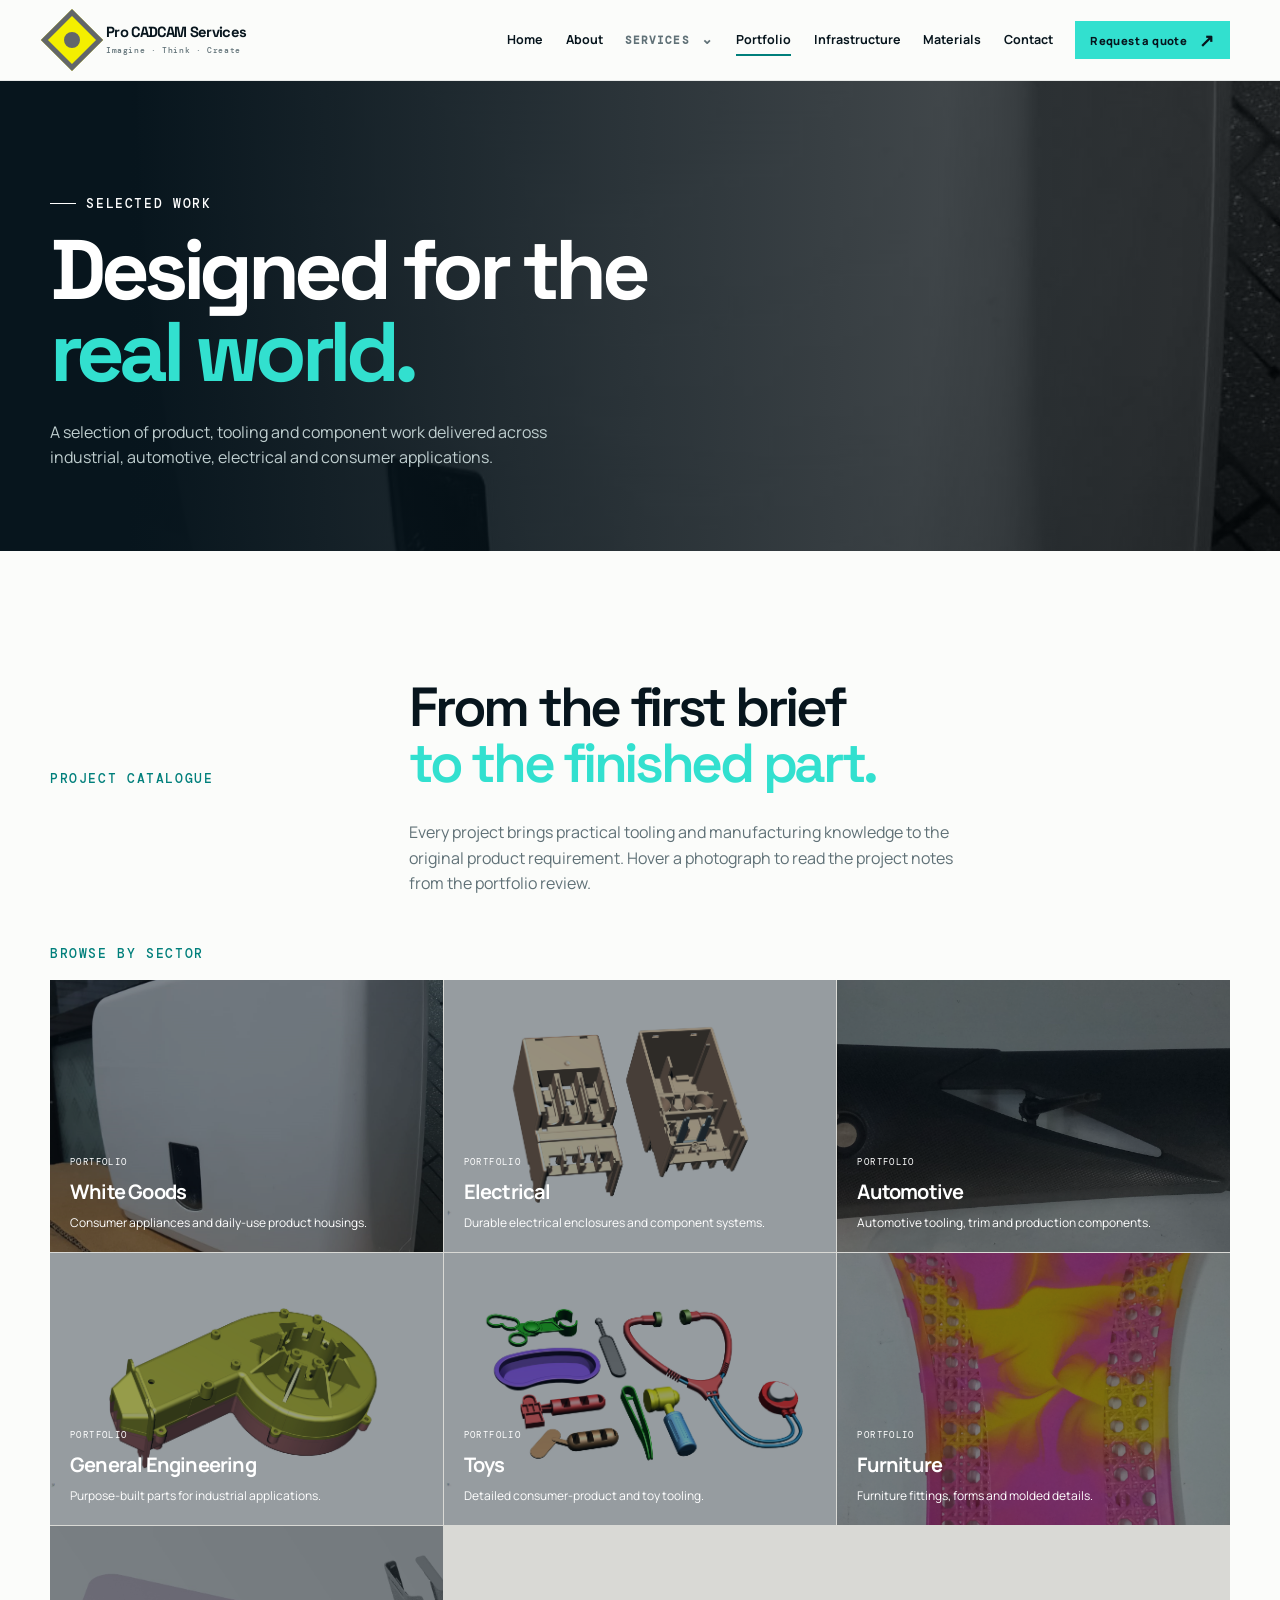
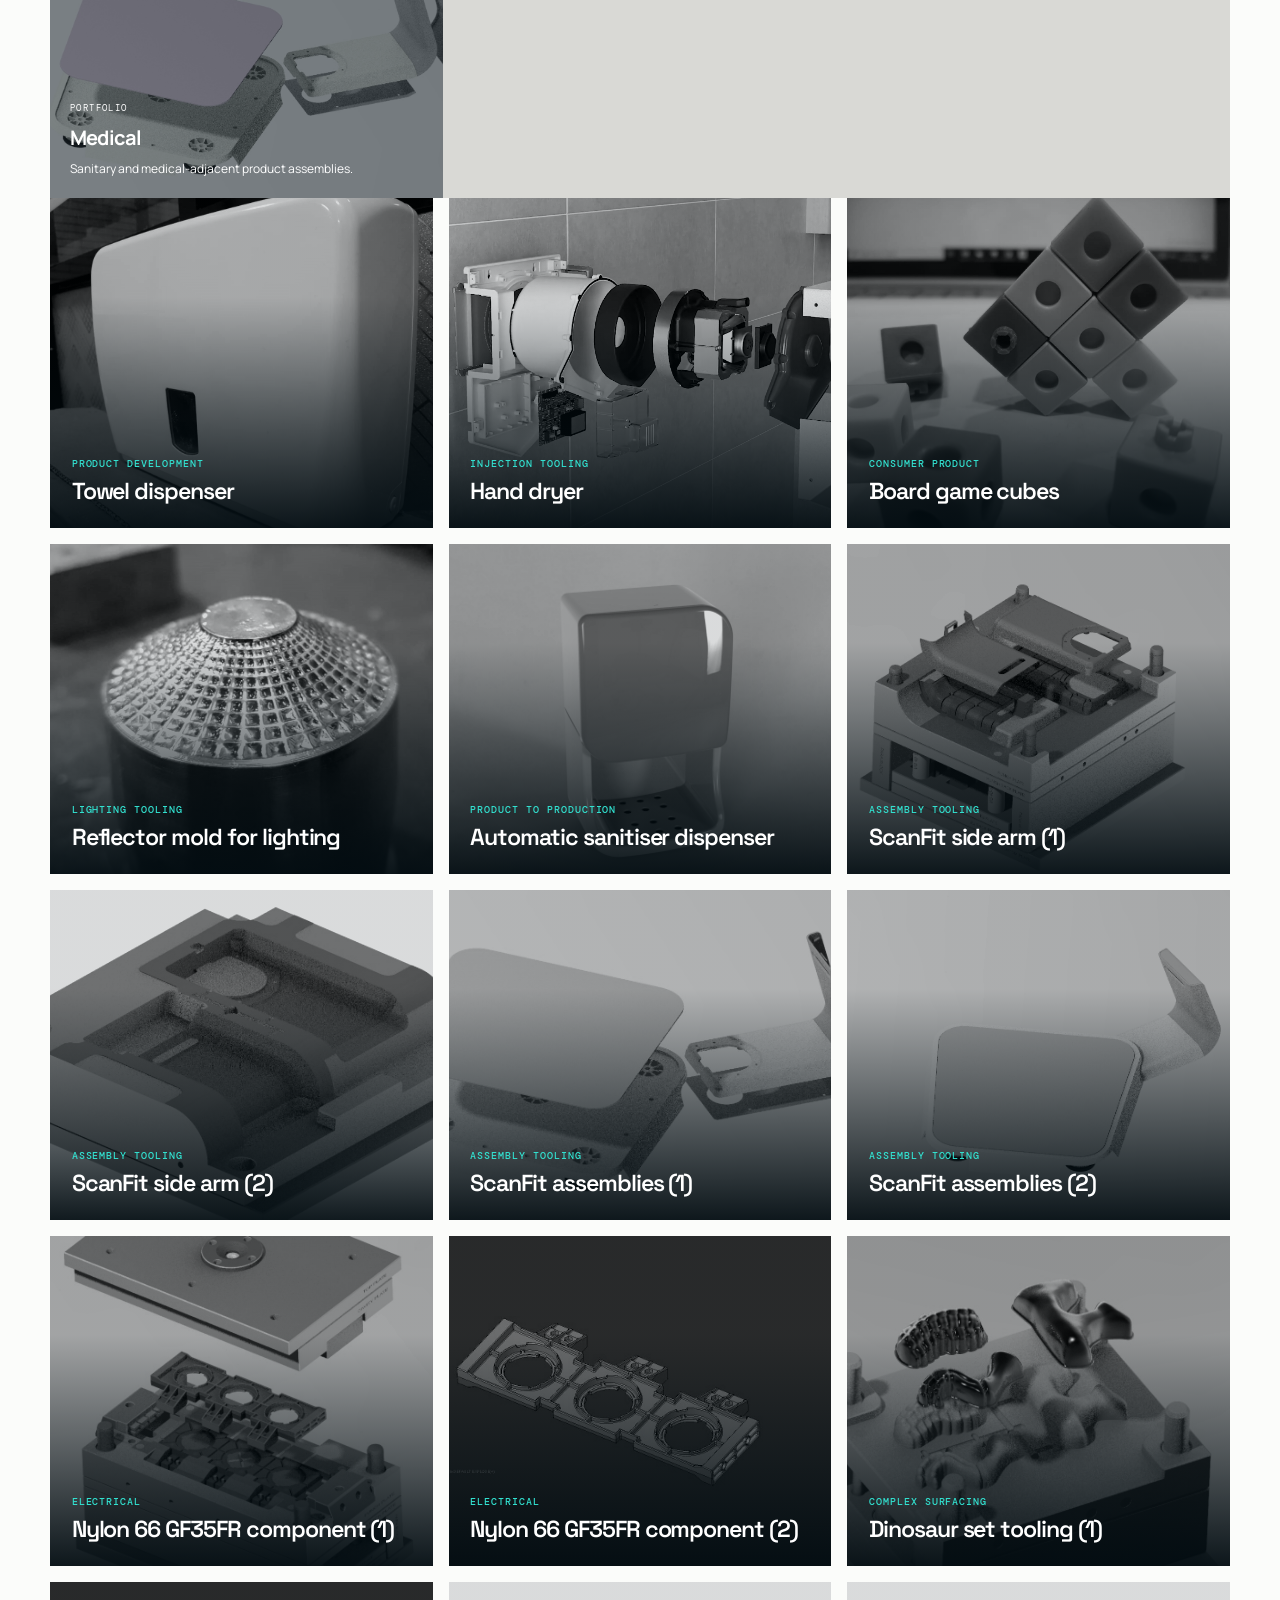
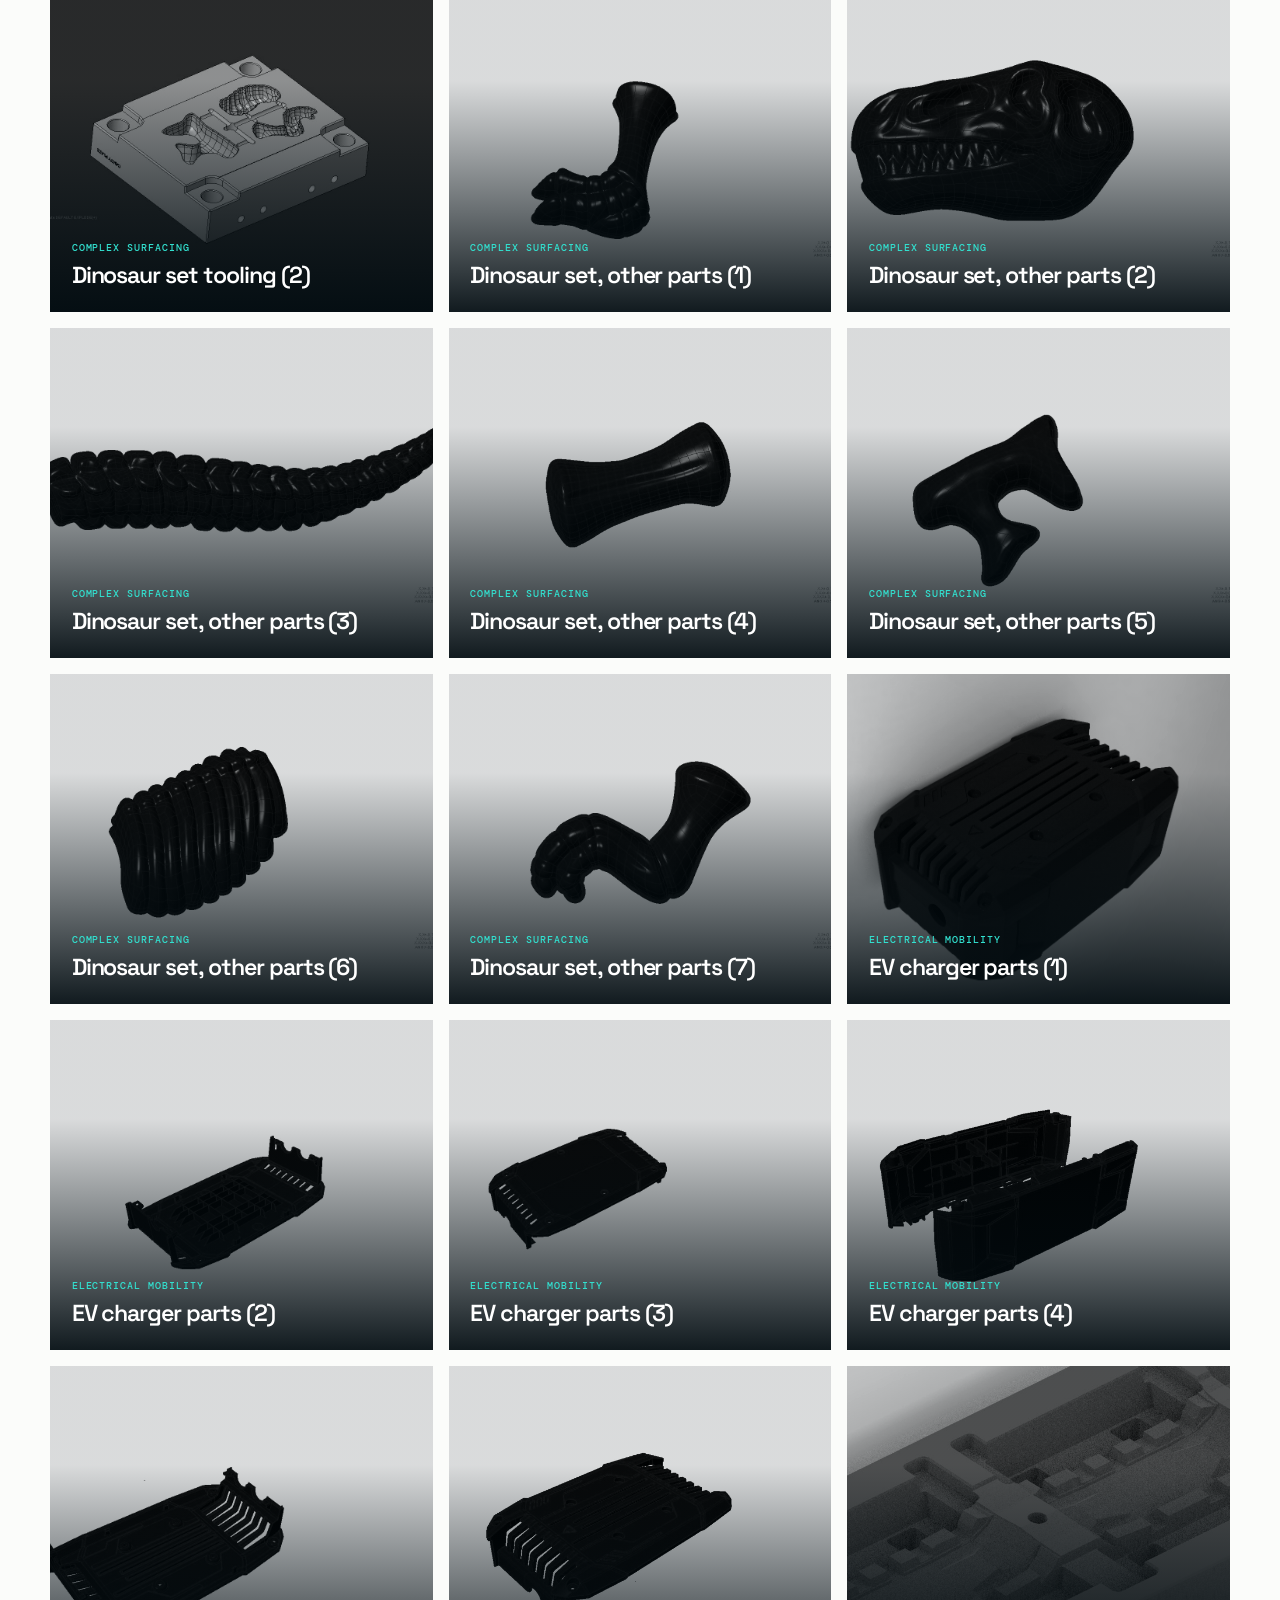
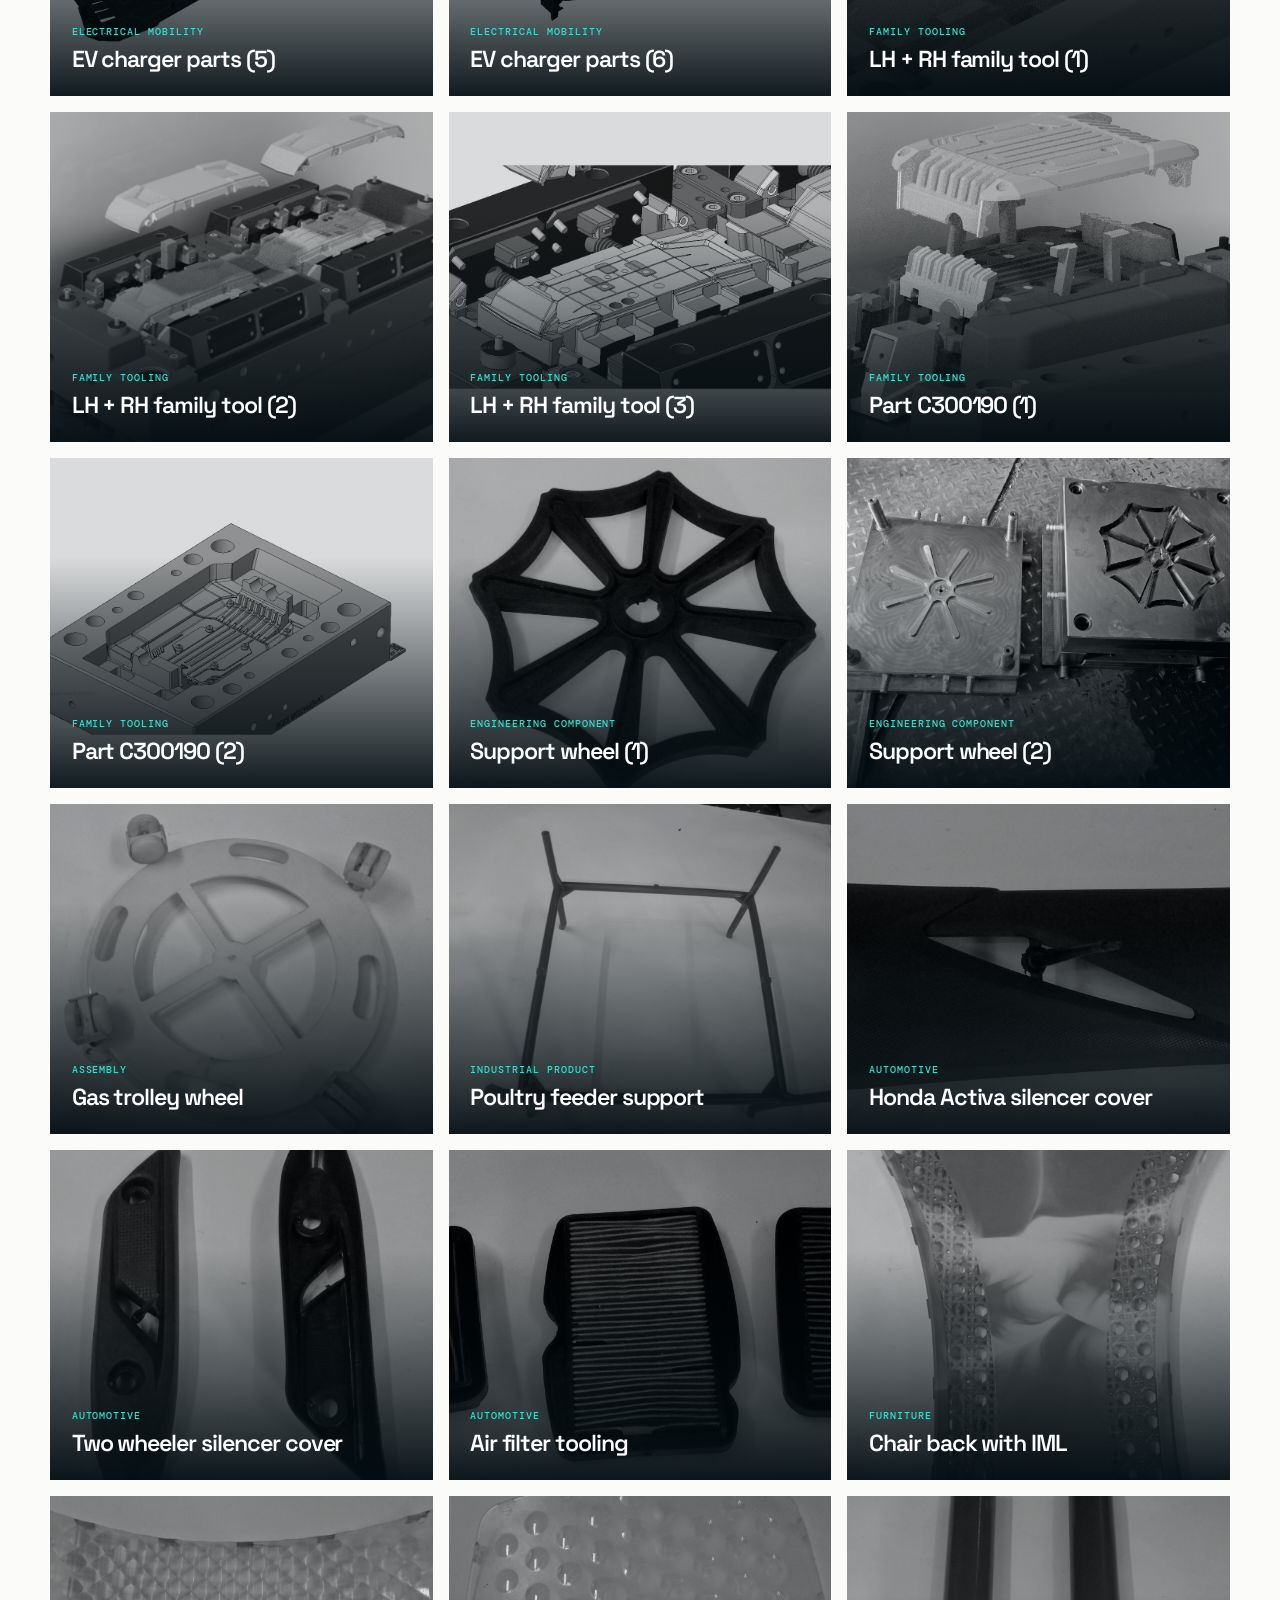
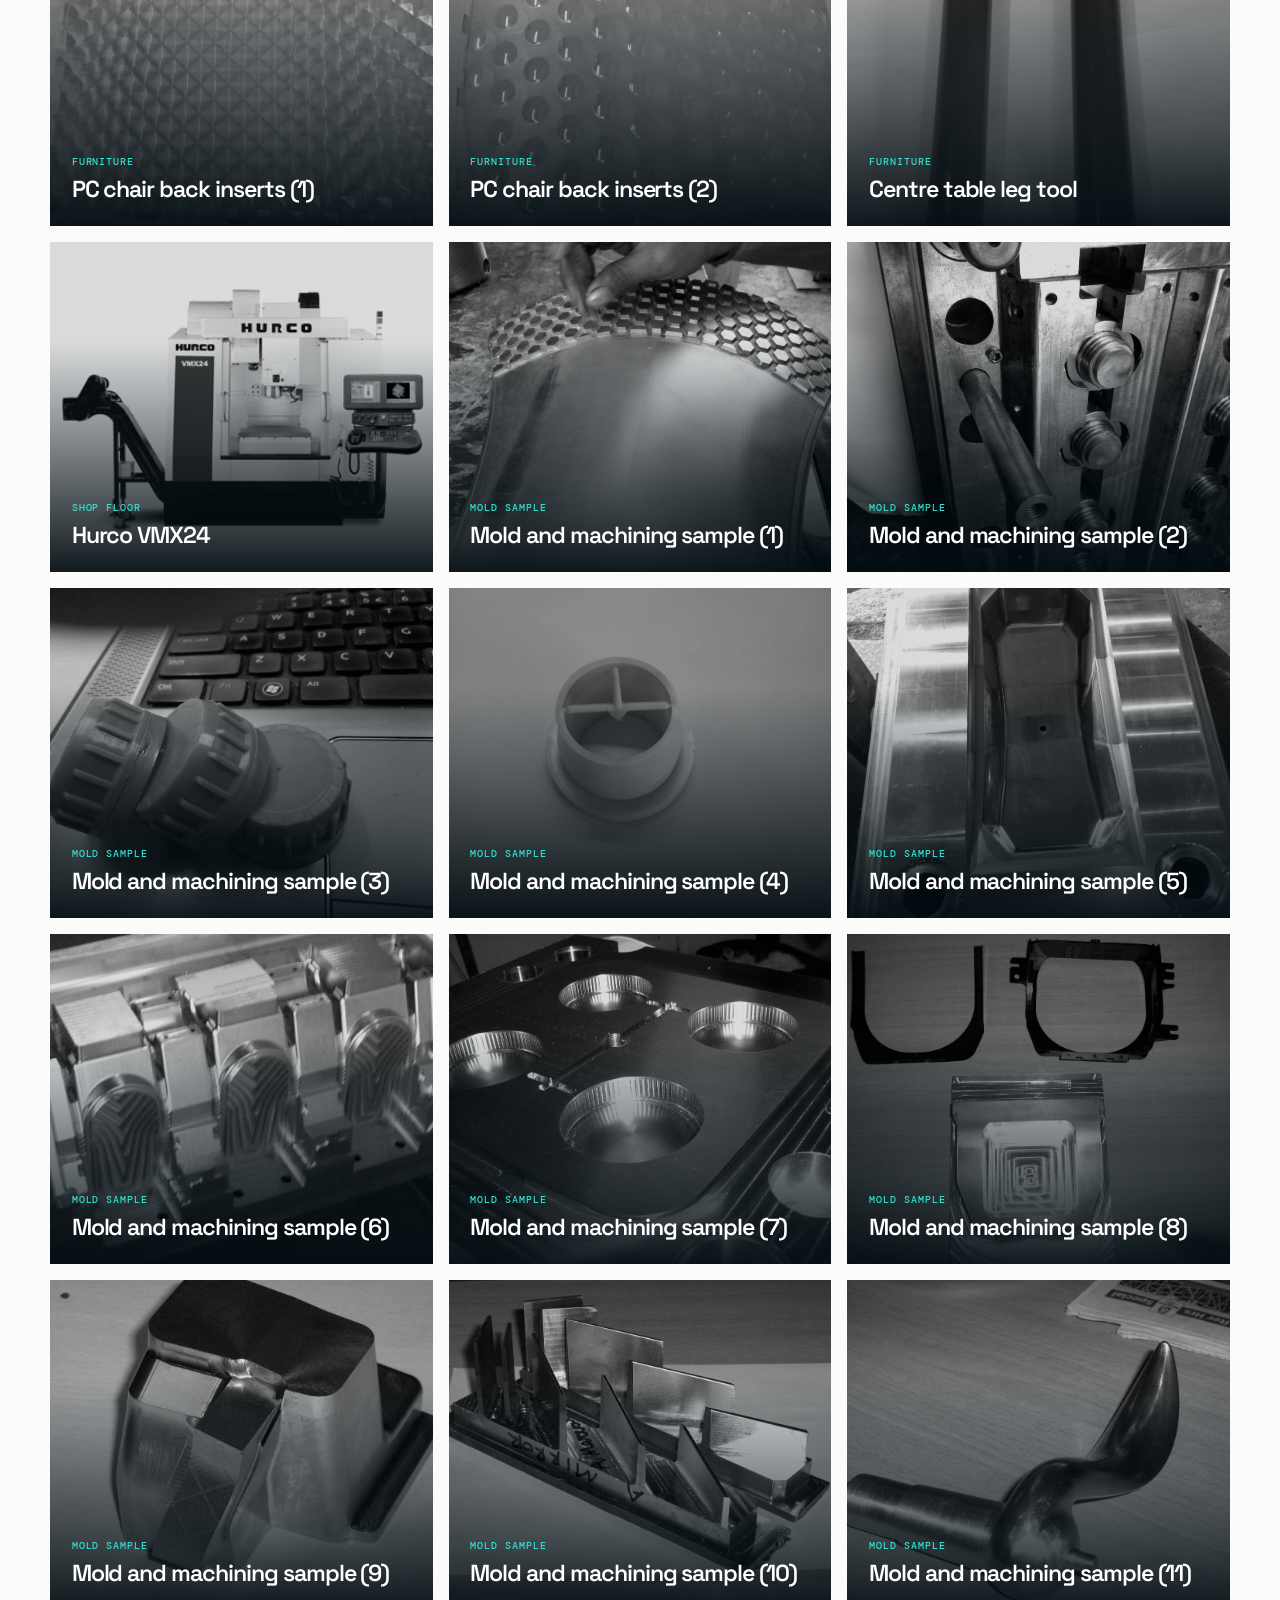
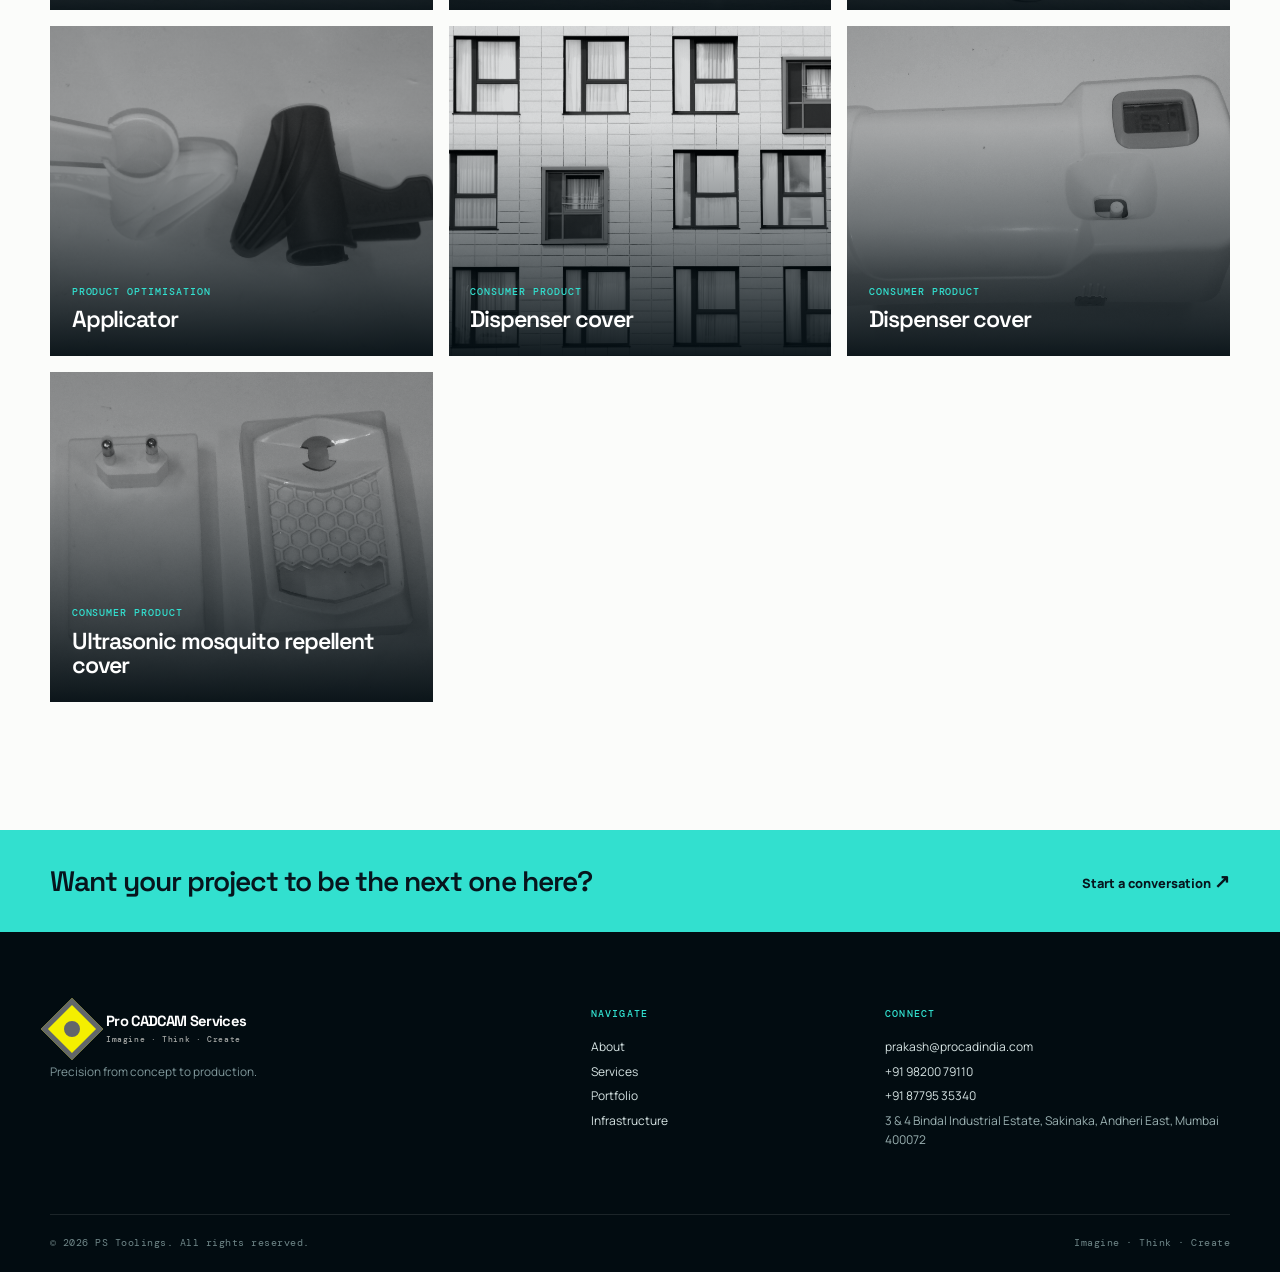
<file: portfolio.html>
<!doctype html>
<html lang="en"><head><meta charset="utf-8"><meta name="viewport" content="width=device-width, initial-scale=1"><meta name="description" content="Selected product development, injection mold and precision manufacturing work by PS Toolings."><title>Portfolio — PS Toolings</title><link rel="preconnect" href="https://fonts.googleapis.com"><link rel="preconnect" href="https://fonts.gstatic.com" crossorigin><link href="https://fonts.googleapis.com/css2?family=DM+Mono:wght@400;500&family=Manrope:wght@400;500;600;700;800&family=Space+Grotesk:wght@400;500;600;700&display=swap" rel="stylesheet"><link rel="stylesheet" href="assets/css/style.css"><script src="assets/js/site.js" defer></script></head>
<body><a class="skip-link" href="#main">Skip to content</a><header class="site-header"><div class="container nav-wrap"><a class="brand" href="index.html" aria-label="PS Toolings home"><span class="brand-mark"><img src="assets/images/logo.svg?v=3" alt=""></span><span><strong>PS</strong> TOOLINGS<small>PROCĀD INDIA</small></span></a><button class="nav-toggle" type="button" aria-expanded="false" aria-controls="site-nav"><span></span><span></span><span></span><em>Menu</em></button><nav class="site-nav" id="site-nav" aria-label="Primary navigation"><a href="index.html">Home</a><a href="about.html">About</a><a href="services.html">Services</a><a class="active" href="portfolio.html">Portfolio</a><a href="infrastructure.html">Infrastructure</a><a href="materials.html">Materials</a><a href="contact.html">Contact</a><a class="button button--small" href="contact.html#quote">Request a quote <span>↗</span></a></nav></div></header>
<main id="main"><section class="page-hero page-hero--portfolio"><div class="container"><p class="eyebrow"><span></span> Selected work</p><h1>Designed for the<br><em>real world.</em></h1><p>A selection of product, tooling and component work delivered across industrial, automotive, electrical and consumer applications.</p></div></section><section class="section portfolio-intro"><div class="container split-heading"><p class="section-kicker">Project catalogue</p><div><h2>From the first brief<br><em>to the finished part.</em></h2><p>Every project brings practical tooling and manufacturing knowledge to the original product requirement. Hover a photograph to read the project notes from the portfolio review.</p></div></div></section><section class="portfolio-gallery"><div class="container"><div class="portfolio-grid"><article class="portfolio-item" tabindex="0"><img src="assets/images/portfolio/image2.jpeg" alt="Towel dispenser"><div><span>Product development</span><h2>Towel dispenser</h2><p>Product design. All parts molds developed. Molded part supply.</p></div></article><article class="portfolio-item" tabindex="0"><img src="assets/images/portfolio/image3.jpeg" alt="Hand dryer components"><div><span>Injection tooling</span><h2>Hand dryer</h2><p>All plastic parts molds for PC and PCGF30. Supply of molded components.</p></div></article><article class="portfolio-item" tabindex="0"><img src="assets/images/portfolio/image4.jpeg" alt="Board game cubes"><div><span>Consumer product</span><h2>Board game cubes</h2><p>Product design. 4 cavity injection mold. Supply of parts. High quality fit and finish required.</p></div></article><article class="portfolio-item" tabindex="0"><img src="assets/images/portfolio/image5.jpeg" alt="Lighting reflector mold insert"><div><span>Lighting tooling</span><h2>Reflector mold for lighting</h2><p>Reflector mold for lighting. Image: mold insert.</p></div></article><article class="portfolio-item" tabindex="0"><img src="assets/images/portfolio/image6.jpeg" alt="Automatic sanitiser dispenser"><div><span>Product to production</span><h2>Automatic sanitiser dispenser</h2><p>Auto sanitiser dispenser for Germany. Product design, tool development and molded part supply.</p></div></article><article class="portfolio-item" tabindex="0"><img src="assets/images/portfolio/image7.jpeg" alt="ScanFit side arm"><div><span>Assembly tooling</span><h2>ScanFit side arm (1)</h2><p>ScanFit side arm. Molding material: ABS.</p></div></article><article class="portfolio-item" tabindex="0"><img src="assets/images/portfolio/image8.jpeg" alt="ScanFit side arm"><div><span>Assembly tooling</span><h2>ScanFit side arm (2)</h2><p>ScanFit side arm. Molding material: ABS.</p></div></article><article class="portfolio-item" tabindex="0"><img src="assets/images/portfolio/image9.jpeg" alt="ScanFit assemblies"><div><span>Assembly tooling</span><h2>ScanFit assemblies (1)</h2><p>ScanFit assemblies. All part molds done by PS Toolings.</p></div></article><article class="portfolio-item" tabindex="0"><img src="assets/images/portfolio/image10.jpeg" alt="ScanFit assemblies"><div><span>Assembly tooling</span><h2>ScanFit assemblies (2)</h2><p>ScanFit assemblies. All part molds done by PS Toolings.</p></div></article><article class="portfolio-item" tabindex="0"><img src="assets/images/portfolio/image11.jpeg" alt="Nylon 66 GF35FR electrical component"><div><span>Electrical</span><h2>Nylon 66 GF35FR component (1)</h2><p>Electrical component. Nylon 66 GF35FR. Part size 550 x 300 x 310 mm. Mold size 350 x 142 x 38 mm.</p></div></article><article class="portfolio-item" tabindex="0"><img src="assets/images/portfolio/image12.jpeg" alt="Nylon 66 GF35FR electrical component"><div><span>Electrical</span><h2>Nylon 66 GF35FR component (2)</h2><p>Electrical component. Nylon 66 GF35FR. Part size 550 x 300 x 310 mm. Mold size 350 x 142 x 38 mm.</p></div></article><article class="portfolio-item" tabindex="0"><img src="assets/images/portfolio/image13.jpeg" alt="Dinosaur set mold"><div><span>Complex surfacing</span><h2>Dinosaur set tooling (1)</h2><p>Molds for a dinosaur set in PP. Complex surfacing.</p></div></article><article class="portfolio-item" tabindex="0"><img src="assets/images/portfolio/image14.jpeg" alt="Dinosaur set mold"><div><span>Complex surfacing</span><h2>Dinosaur set tooling (2)</h2><p>Molds for a dinosaur set in PP. Complex surfacing.</p></div></article><article class="portfolio-item" tabindex="0"><img src="assets/images/portfolio/image15.jpeg" alt="Dinosaur set part"><div><span>Complex surfacing</span><h2>Dinosaur set, other parts (1)</h2><p>Dinosaur set, other parts. Molds for the remaining components in the PP set.</p></div></article><article class="portfolio-item" tabindex="0"><img src="assets/images/portfolio/image16.jpeg" alt="Dinosaur set part"><div><span>Complex surfacing</span><h2>Dinosaur set, other parts (2)</h2><p>Dinosaur set, other parts. Molds for the remaining components in the PP set.</p></div></article><article class="portfolio-item" tabindex="0"><img src="assets/images/portfolio/image17.jpeg" alt="Dinosaur set part"><div><span>Complex surfacing</span><h2>Dinosaur set, other parts (3)</h2><p>Dinosaur set, other parts. Molds for the remaining components in the PP set.</p></div></article><article class="portfolio-item" tabindex="0"><img src="assets/images/portfolio/image18.jpeg" alt="Dinosaur set part"><div><span>Complex surfacing</span><h2>Dinosaur set, other parts (4)</h2><p>Dinosaur set, other parts. Molds for the remaining components in the PP set.</p></div></article><article class="portfolio-item" tabindex="0"><img src="assets/images/portfolio/image19.jpeg" alt="Dinosaur set part"><div><span>Complex surfacing</span><h2>Dinosaur set, other parts (5)</h2><p>Dinosaur set, other parts. Molds for the remaining components in the PP set.</p></div></article><article class="portfolio-item" tabindex="0"><img src="assets/images/portfolio/image20.jpeg" alt="Dinosaur set part"><div><span>Complex surfacing</span><h2>Dinosaur set, other parts (6)</h2><p>Dinosaur set, other parts. Molds for the remaining components in the PP set.</p></div></article><article class="portfolio-item" tabindex="0"><img src="assets/images/portfolio/image21.jpeg" alt="Dinosaur set part"><div><span>Complex surfacing</span><h2>Dinosaur set, other parts (7)</h2><p>Dinosaur set, other parts. Molds for the remaining components in the PP set.</p></div></article><article class="portfolio-item" tabindex="0"><img src="assets/images/portfolio/image22.jpeg" alt="EV charger part"><div><span>Electrical mobility</span><h2>EV charger parts (1)</h2><p>EV charger parts in ABS + PC + FR.</p></div></article><article class="portfolio-item" tabindex="0"><img src="assets/images/portfolio/image23.jpeg" alt="EV charger part"><div><span>Electrical mobility</span><h2>EV charger parts (2)</h2><p>EV charger parts in ABS + PC + FR.</p></div></article><article class="portfolio-item" tabindex="0"><img src="assets/images/portfolio/image24.jpeg" alt="EV charger part"><div><span>Electrical mobility</span><h2>EV charger parts (3)</h2><p>EV charger parts in ABS + PC + FR.</p></div></article><article class="portfolio-item" tabindex="0"><img src="assets/images/portfolio/image25.jpeg" alt="EV charger part"><div><span>Electrical mobility</span><h2>EV charger parts (4)</h2><p>EV charger parts in ABS + PC + FR.</p></div></article><article class="portfolio-item" tabindex="0"><img src="assets/images/portfolio/image26.jpeg" alt="EV charger part"><div><span>Electrical mobility</span><h2>EV charger parts (5)</h2><p>EV charger parts in ABS + PC + FR.</p></div></article><article class="portfolio-item" tabindex="0"><img src="assets/images/portfolio/image27.jpeg" alt="EV charger part"><div><span>Electrical mobility</span><h2>EV charger parts (6)</h2><p>EV charger parts in ABS + PC + FR.</p></div></article><article class="portfolio-item" tabindex="0"><img src="assets/images/portfolio/image28.jpeg" alt="LH and RH family tool"><div><span>Family tooling</span><h2>LH + RH family tool (1)</h2><p>LH + RH family tool. Molding material ABS + PC + FR. Mold size 760 x 360 x 420 mm.</p></div></article><article class="portfolio-item" tabindex="0"><img src="assets/images/portfolio/image29.jpeg" alt="LH and RH family tool"><div><span>Family tooling</span><h2>LH + RH family tool (2)</h2><p>LH + RH family tool. Molding material ABS + PC + FR. Mold size 760 x 360 x 420 mm.</p></div></article><article class="portfolio-item" tabindex="0"><img src="assets/images/portfolio/image30.jpeg" alt="LH and RH family tool"><div><span>Family tooling</span><h2>LH + RH family tool (3)</h2><p>LH + RH family tool. Molding material ABS + PC + FR. Mold size 760 x 360 x 420 mm.</p></div></article><article class="portfolio-item" tabindex="0"><img src="assets/images/portfolio/image31.jpeg" alt="Part C300190 tooling"><div><span>Family tooling</span><h2>Part C300190 (1)</h2><p>Part C300190. Molding material ABS + PC + FR. Mold size 760 x 360 x 420 mm.</p></div></article><article class="portfolio-item" tabindex="0"><img src="assets/images/portfolio/image32.jpeg" alt="Part C300190 tooling"><div><span>Family tooling</span><h2>Part C300190 (2)</h2><p>Part C300190. Molding material ABS + PC + FR. Mold size 760 x 360 x 420 mm.</p></div></article><article class="portfolio-item" tabindex="0"><img src="assets/images/portfolio/image33.jpeg" alt="Support wheel"><div><span>Engineering component</span><h2>Support wheel (1)</h2><p>Support wheel. Glass filled nylon for high strength. Tool development.</p></div></article><article class="portfolio-item" tabindex="0"><img src="assets/images/portfolio/image34.jpeg" alt="Support wheel"><div><span>Engineering component</span><h2>Support wheel (2)</h2><p>Support wheel. Glass filled nylon for high strength. Tool development.</p></div></article><article class="portfolio-item" tabindex="0"><img src="assets/images/portfolio/image35.jpeg" alt="Gas trolley wheel assembly"><div><span>Assembly</span><h2>Gas trolley wheel</h2><p>Gas wheel trolley. Assembly with trolley, wheel, wheel cover and handle.</p></div></article><article class="portfolio-item" tabindex="0"><img src="assets/images/portfolio/image36.jpeg" alt="Poultry feeder support"><div><span>Industrial product</span><h2>Poultry feeder support</h2><p>Poultry feeder support. Part size 250 x 250 x 200 mm. Single cavity mold. Core and cavity in P20. Cold runner.</p></div></article><article class="portfolio-item" tabindex="0"><img src="assets/images/portfolio/image37.jpeg" alt="Honda Activa silencer cover"><div><span>Automotive</span><h2>Honda Activa silencer cover</h2><p>Silencer cover for Honda Activa. Injection mold developed for an aftermarket company. Etching details added in the mold to enhance customer appeal.</p></div></article><article class="portfolio-item" tabindex="0"><img src="assets/images/portfolio/image38.jpeg" alt="Two wheeler silencer cover"><div><span>Automotive</span><h2>Two wheeler silencer cover</h2><p>Silencer cover for two wheelers. Mold developed for an aftermarket company. Etching details added in the mold to enhance customer appeal.</p></div></article><article class="portfolio-item" tabindex="0"><img src="assets/images/portfolio/image39.jpeg" alt="Two wheeler air filter"><div><span>Automotive</span><h2>Air filter tooling</h2><p>Air filter for two wheelers. Molds developed by PS Toolings. Paper is insert molded in the mold during the molding process.</p></div></article><article class="portfolio-item" tabindex="0"><img src="assets/images/portfolio/image40.jpeg" alt="Chair back mold with IML"><div><span>Furniture</span><h2>Chair back with IML</h2><p>Chair back mold with IML. Injection mold for a chair back that snap fits into the plastic chair. Chair insert for the snap fit design was also supplied.</p></div></article><article class="portfolio-item" tabindex="0"><img src="assets/images/portfolio/image41.jpeg" alt="Transparent polycarbonate chair back inserts"><div><span>Furniture</span><h2>PC chair back inserts (1)</h2><p>PC transparent back inserts for a plastic chair. Injection mold for transparent polycarbonate inserts.</p></div></article><article class="portfolio-item" tabindex="0"><img src="assets/images/portfolio/image42.jpeg" alt="Transparent polycarbonate chair back inserts"><div><span>Furniture</span><h2>PC chair back inserts (2)</h2><p>PC transparent back inserts for a plastic chair. Injection mold for transparent polycarbonate inserts.</p></div></article><article class="portfolio-item" tabindex="0"><img src="assets/images/portfolio/image43.jpeg" alt="Centre table leg mold"><div><span>Furniture</span><h2>Centre table leg tool</h2><p>Leg mold for a centre table. Four cavity leg mold.</p></div></article><article class="portfolio-item" tabindex="0"><img src="assets/images/portfolio/image44.jpeg" alt="Hurco VMX24 machining centre"><div><span>Shop floor</span><h2>Hurco VMX24</h2><p>Hurco VMX24 CNC machining centre used for high-speed cavity work.</p></div></article><article class="portfolio-item" tabindex="0"><img src="assets/images/portfolio/image45.jpeg" alt="Mold and machining sample"><div><span>Mold sample</span><h2>Mold and machining sample (1)</h2><p>Additional mold, insert and shop-floor sample from the PS Toolings portfolio.</p></div></article><article class="portfolio-item" tabindex="0"><img src="assets/images/portfolio/image46.jpeg" alt="Mold and machining sample"><div><span>Mold sample</span><h2>Mold and machining sample (2)</h2><p>Additional mold, insert and shop-floor sample from the PS Toolings portfolio.</p></div></article><article class="portfolio-item" tabindex="0"><img src="assets/images/portfolio/image47.jpeg" alt="Mold and machining sample"><div><span>Mold sample</span><h2>Mold and machining sample (3)</h2><p>Additional mold, insert and shop-floor sample from the PS Toolings portfolio.</p></div></article><article class="portfolio-item" tabindex="0"><img src="assets/images/portfolio/image48.jpeg" alt="Mold and machining sample"><div><span>Mold sample</span><h2>Mold and machining sample (4)</h2><p>Additional mold, insert and shop-floor sample from the PS Toolings portfolio.</p></div></article><article class="portfolio-item" tabindex="0"><img src="assets/images/portfolio/image49.jpeg" alt="Mold and machining sample"><div><span>Mold sample</span><h2>Mold and machining sample (5)</h2><p>Additional mold, insert and shop-floor sample from the PS Toolings portfolio.</p></div></article><article class="portfolio-item" tabindex="0"><img src="assets/images/portfolio/image50.jpeg" alt="Mold and machining sample"><div><span>Mold sample</span><h2>Mold and machining sample (6)</h2><p>Additional mold, insert and shop-floor sample from the PS Toolings portfolio.</p></div></article><article class="portfolio-item" tabindex="0"><img src="assets/images/portfolio/image51.jpeg" alt="Mold and machining sample"><div><span>Mold sample</span><h2>Mold and machining sample (7)</h2><p>Additional mold, insert and shop-floor sample from the PS Toolings portfolio.</p></div></article><article class="portfolio-item" tabindex="0"><img src="assets/images/portfolio/image52.jpeg" alt="Mold and machining sample"><div><span>Mold sample</span><h2>Mold and machining sample (8)</h2><p>Additional mold, insert and shop-floor sample from the PS Toolings portfolio.</p></div></article><article class="portfolio-item" tabindex="0"><img src="assets/images/portfolio/image53.jpeg" alt="Mold and machining sample"><div><span>Mold sample</span><h2>Mold and machining sample (9)</h2><p>Additional mold, insert and shop-floor sample from the PS Toolings portfolio.</p></div></article><article class="portfolio-item" tabindex="0"><img src="assets/images/portfolio/image54.jpeg" alt="Mold and machining sample"><div><span>Mold sample</span><h2>Mold and machining sample (10)</h2><p>Additional mold, insert and shop-floor sample from the PS Toolings portfolio.</p></div></article><article class="portfolio-item" tabindex="0"><img src="assets/images/portfolio/image55.jpeg" alt="Mold and machining sample"><div><span>Mold sample</span><h2>Mold and machining sample (11)</h2><p>Additional mold, insert and shop-floor sample from the PS Toolings portfolio.</p></div></article><article class="portfolio-item" tabindex="0"><img src="assets/images/portfolio/image56.jpeg" alt="Applicator product"><div><span>Product optimisation</span><h2>Applicator</h2><p>Smart design developed from the customer inputs and competitor products. Multiple parts were converted into a single part, saving mold cost and inventory, with improved functionality.</p></div></article><article class="portfolio-item" tabindex="0"><img src="assets/images/portfolio/image57.jpeg" alt="Perfume dispenser cover"><div><span>Consumer product</span><h2>Dispenser cover</h2><p>Dispenser cover. Highly aesthetic part for a perfume dispenser.</p></div></article><article class="portfolio-item" tabindex="0"><img src="assets/images/portfolio/image58.jpeg" alt="Dispenser cover"><div><span>Consumer product</span><h2>Dispenser cover</h2><p>Dispenser cover. Highly aesthetic molded cover.</p></div></article><article class="portfolio-item" tabindex="0"><img src="assets/images/portfolio/image59.jpeg" alt="Ultrasonic mosquito repellent covers"><div><span>Consumer product</span><h2>Ultrasonic mosquito repellent cover</h2><p>Ultrasonic mosquito repellent cover. Aesthetic front cover and back cover with insert molding.</p></div></article></div></div></section><section class="cta-band"><div class="container"><p>Want your project to be the next one here?</p><a href="contact.html#quote">Start a conversation <span>↗</span></a></div></section></main><footer class="site-footer"><div class="container footer-grid"><div><a class="brand brand--footer" href="index.html"><span class="brand-mark"><img src="assets/images/logo.svg?v=3" alt=""></span><span><strong>PS</strong> TOOLINGS<small>PROCĀD INDIA</small></span></a><p>Precision from concept to production.</p></div><div><p class="footer-label">Navigate</p><a href="about.html">About</a><a href="services.html">Services</a><a href="portfolio.html">Portfolio</a><a href="infrastructure.html">Infrastructure</a></div><div><p class="footer-label">Connect</p><a href="mailto:prakash@procadindia.com">prakash@procadindia.com</a><a href="tel:+919820079110">+91 98200 79110</a><a href="tel:+918779535340">+91 87795 35340</a><span>3 &amp; 4 Bindal Industrial Estate, Sakinaka, Andheri East, Mumbai 400072</span></div></div><div class="container footer-bottom"><span>© 2026 PS Toolings. All rights reserved.</span><span>Imagine · Think · Create</span></div></footer></body></html>
</file>
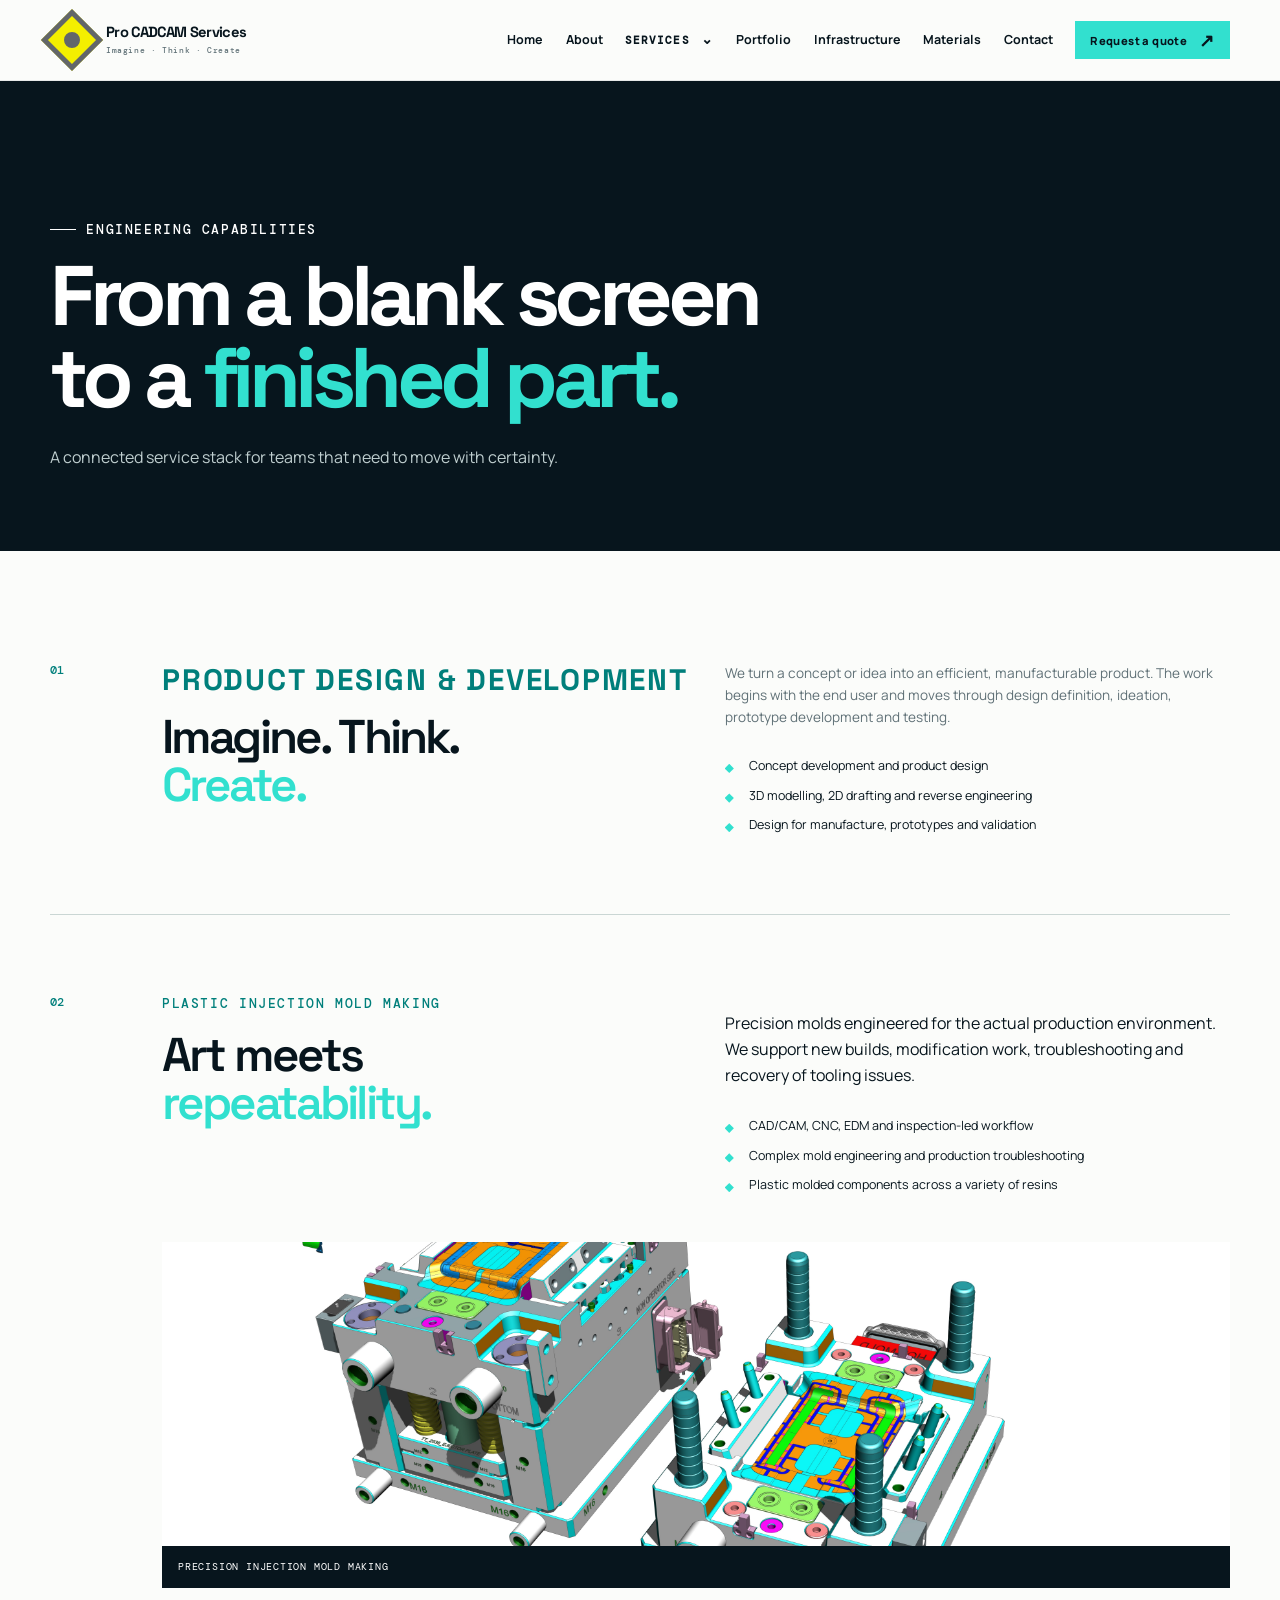
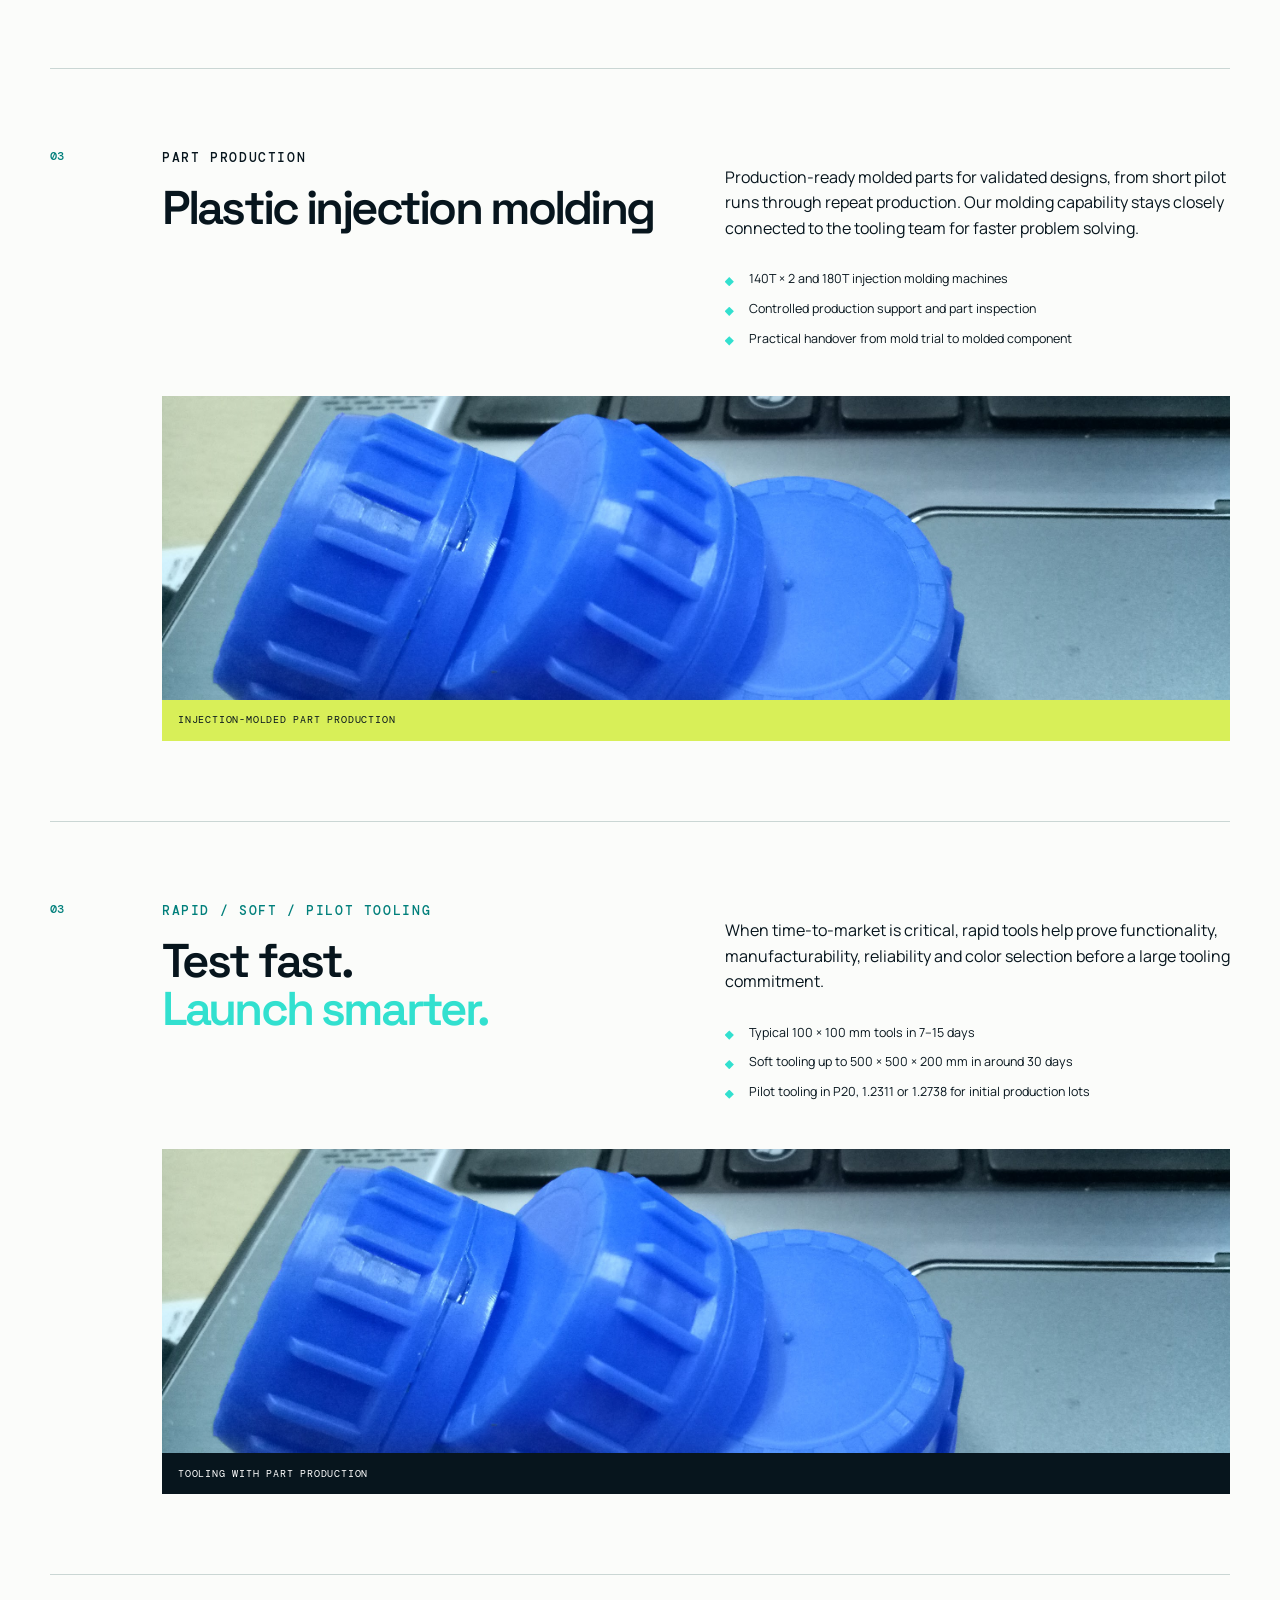
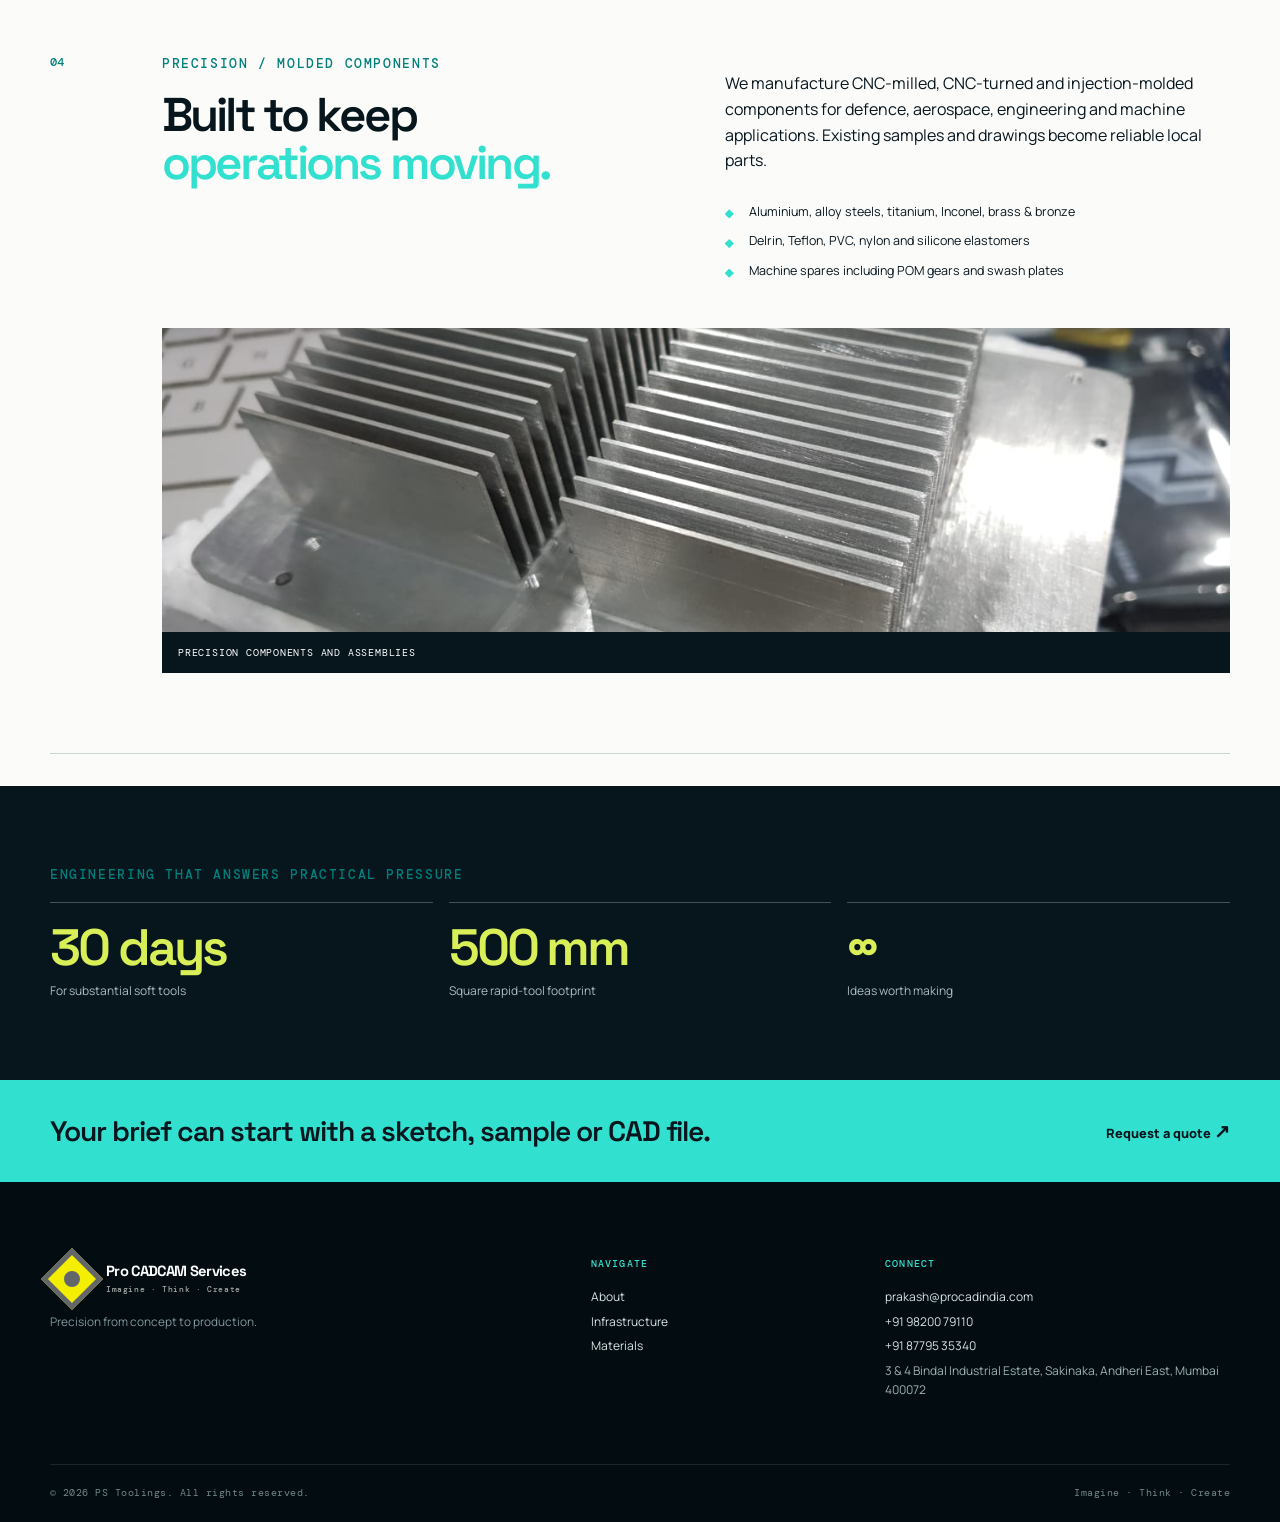
<file: services.html>
<!doctype html>
<html lang="en"><head><meta charset="utf-8"><meta name="viewport" content="width=device-width, initial-scale=1"><meta name="description" content="Product development, plastic injection molds, rapid tooling and precision components from PS Toolings."><title>Services — PS Toolings</title><link rel="preconnect" href="https://fonts.googleapis.com"><link rel="preconnect" href="https://fonts.gstatic.com" crossorigin><link href="https://fonts.googleapis.com/css2?family=DM+Mono:wght@400;500&family=Manrope:wght@400;500;600;700;800&family=Space+Grotesk:wght@400;500;600;700&display=swap" rel="stylesheet"><link rel="stylesheet" href="assets/css/style.css"><script src="assets/js/site.js" defer></script></head>
<body><a class="skip-link" href="#main">Skip to content</a><header class="site-header"><div class="container nav-wrap"><a class="brand" href="index.html" aria-label="PS Toolings home"><span class="brand-mark"><img src="assets/images/logo.svg?v=3" alt=""></span><span><strong>PS</strong> TOOLINGS<small>PROCĀD INDIA</small></span></a><button class="nav-toggle" type="button" aria-expanded="false" aria-controls="site-nav"><span></span><span></span><span></span><em>Menu</em></button><nav class="site-nav" id="site-nav" aria-label="Primary navigation"><a href="index.html">Home</a><a href="about.html">About</a><a class="active" href="services.html">Services</a><a href="infrastructure.html">Infrastructure</a><a href="materials.html">Materials</a><a href="contact.html">Contact</a><a class="button button--small" href="contact.html#quote">Request a quote <span>↗</span></a></nav></div></header>
<main id="main"><section class="page-hero page-hero--services"><div class="container"><p class="eyebrow"><span></span> Engineering capabilities</p><h1>From a blank screen<br>to a <em>finished part.</em></h1><p>A connected service stack for teams that need to move with certainty.</p></div></section><section class="section service-detail-list"><div class="container"><article id="design" class="service-detail"><div class="detail-number">01</div><div><p class="section-kicker section-kicker--lead">Product design & development</p><h2>Imagine. Think.<br><em>Create.</em></h2></div><div><p>We turn a concept or idea into an efficient, manufacturable product. The work begins with the end user and moves through design definition, ideation, prototype development and testing.</p><ul class="check-list"><li>Concept development and product design</li><li>3D modelling, 2D drafting and reverse engineering</li><li>Design for manufacture, prototypes and validation</li></ul></div></article><article id="molds" class="service-detail"><div class="detail-number">02</div><div><p class="section-kicker">Plastic injection mold making</p><h2>Art meets<br><em>repeatability.</em></h2></div><div><p>Precision molds engineered for the actual production environment. We support new builds, modification work, troubleshooting and recovery of tooling issues.</p><ul class="check-list"><li>CAD/CAM, CNC, EDM and inspection-led workflow</li><li>Complex mold engineering and production troubleshooting</li><li>Plastic molded components across a variety of resins</li></ul></div></article><article id="rapid" class="service-detail"><div class="detail-number">03</div><div><p class="section-kicker">Rapid / soft / pilot tooling</p><h2>Test fast.<br><em>Launch smarter.</em></h2></div><div><p>When time-to-market is critical, rapid tools help prove functionality, manufacturability, reliability and color selection before a large tooling commitment.</p><ul class="check-list"><li>Typical 100 × 100 mm tools in 7–15 days</li><li>Soft tooling up to 500 × 500 × 200 mm in around 30 days</li><li>Pilot tooling in P20, 1.2311 or 1.2738 for initial production lots</li></ul></div></article><article id="components" class="service-detail"><div class="detail-number">04</div><div><p class="section-kicker">Precision / molded components</p><h2>Built to keep<br><em>operations moving.</em></h2></div><div><p>We manufacture CNC-milled, CNC-turned and injection-molded components for defence, aerospace, engineering and machine applications. Existing samples and drawings become reliable local parts.</p><ul class="check-list"><li>Aluminium, alloy steels, titanium, Inconel, brass & bronze</li><li>Delrin, Teflon, PVC, nylon and silicone elastomers</li><li>Machine spares including POM gears and swash plates</li></ul></div></article></div></section><section class="section section--dark results-strip"><div class="container"><p class="section-kicker">Engineering that answers practical pressure</p><div class="results-grid"><div><strong>30 days</strong><span>For substantial soft tools</span></div><div><strong>500 mm</strong><span>Square rapid-tool footprint</span></div><div><strong>∞</strong><span>Ideas worth making</span></div></div></div></section><section class="cta-band"><div class="container"><p>Your brief can start with a sketch, sample or CAD file.</p><a href="contact.html#quote">Request a quote <span>↗</span></a></div></section></main><footer class="site-footer"><div class="container footer-grid"><div><a class="brand brand--footer" href="index.html"><span class="brand-mark"><img src="assets/images/logo.svg?v=3" alt=""></span><span><strong>PS</strong> TOOLINGS<small>PROCĀD INDIA</small></span></a><p>Precision from concept to production.</p></div><div><p class="footer-label">Navigate</p><a href="about.html">About</a><a href="infrastructure.html">Infrastructure</a><a href="materials.html">Materials</a></div><div><p class="footer-label">Connect</p><a href="mailto:prakash@procadindia.com">prakash@procadindia.com</a><a href="tel:+919820079110">+91 98200 79110</a><span>3 &amp; 4 Bindal Industrial Estate, Sakinaka, Andheri East, Mumbai 400072</span></div></div><div class="container footer-bottom"><span>© 2026 PS Toolings. All rights reserved.</span><span>Imagine · Think · Create</span></div></footer></body></html>
</file>
<file: assets/css/style.css>
:root{--ink:#07151d;--ink-soft:#112a35;--surface:#f3f6f5;--paper:#fbfcfa;--line:#cad6d4;--muted:#607177;--teal:#32e0cf;--teal-dark:#007f7b;--lime:#d8ef58;--mono:"DM Mono",monospace;--sans:"Manrope",Arial,sans-serif;--display:"Space Grotesk",Arial,sans-serif;--shadow:0 20px 60px rgba(4,22,27,.12)}
*{box-sizing:border-box}html{scroll-behavior:smooth}body{margin:0;background:var(--paper);color:var(--ink);font-family:var(--sans);font-size:16px;line-height:1.6}a{color:inherit;text-decoration:none}img{display:block;max-width:100%}.container{width:min(1180px,calc(100% - 64px));margin-inline:auto}.skip-link{position:fixed;z-index:100;left:1rem;top:-4rem;background:var(--teal);padding:.55rem 1rem;font-weight:800}.skip-link:focus{top:1rem}.site-header{position:sticky;top:0;z-index:30;background:rgba(251,252,250,.9);border-bottom:1px solid rgba(7,21,29,.08);backdrop-filter:blur(16px)}.nav-wrap{min-height:80px;display:flex;align-items:center;justify-content:space-between;gap:2rem}.brand{display:inline-flex;align-items:center;gap:.72rem;font-family:var(--display);font-size:1rem;font-weight:500;letter-spacing:.035em;line-height:1;white-space:nowrap}.brand strong{font-weight:700}.brand small{display:block;margin-top:.32rem;color:#6a7c82;font-family:var(--mono);font-size:.68rem;letter-spacing:.18em}.brand-mark{position:relative;display:block;width:46px;height:46px;flex:none}.brand-mark img{display:block;width:46px;height:46px}.site-nav{display:flex;align-items:center;gap:1.4rem;font-size:.78rem;font-weight:700}.site-nav>a:not(.button){position:relative;padding:.35rem 0}.site-nav>a:not(.button)::after{content:"";position:absolute;bottom:0;left:0;width:0;height:2px;background:var(--teal-dark);transition:width .25s}.site-nav>a.active:not(.button)::after,.site-nav>a:not(.button):hover::after{width:100%}.button{display:inline-flex;align-items:center;justify-content:center;gap:.75rem;background:var(--teal);border:1px solid var(--teal);color:var(--ink);padding:.82rem 1.2rem;font:800 .75rem var(--sans);letter-spacing:.035em;cursor:pointer;transition:transform .25s,background .25s,border .25s}.button:hover{transform:translateY(-3px);background:var(--lime);border-color:var(--lime)}.button span{font-size:1.15rem;line-height:.7}.button--small{padding:.66rem .9rem;font-size:.7rem}.button--light{background:transparent;color:#fff;border-color:rgba(255,255,255,.45)}.button--light:hover{color:var(--ink)}.nav-toggle{display:none;background:none;border:0;color:var(--ink);cursor:pointer}.nav-toggle span{display:block;width:23px;height:2px;background:currentColor;margin:5px}.nav-toggle em{display:none}.hero{position:relative;isolation:isolate;min-height:calc(100vh - 80px);overflow:hidden;background:var(--ink);color:white;display:flex;align-items:center}.hero-grid{position:absolute;z-index:-1;inset:0;background-image:linear-gradient(rgba(159,191,188,.11) 1px,transparent 1px),linear-gradient(90deg,rgba(159,191,188,.11) 1px,transparent 1px);background-size:56px 56px;mask-image:linear-gradient(90deg,#000 5%,transparent 67%)}.hero-orb{position:absolute;z-index:-1;width:66vw;height:66vw;right:-19vw;top:-10vw;border:1px solid rgba(50,224,207,.32);border-radius:50%;box-shadow:0 0 0 8vw rgba(50,224,207,.025),0 0 0 16vw rgba(50,224,207,.02)}.hero-content{padding:8.4rem 0 5rem}.eyebrow,.section-kicker{display:flex;align-items:center;gap:.65rem;margin:0 0 1.15rem;font:500 .84rem var(--mono);letter-spacing:.12em;text-transform:uppercase}.section-kicker--lead{margin-bottom:.9rem;color:var(--teal-dark);font:700 clamp(1.35rem,2.4vw,1.85rem)/1.2 var(--display);letter-spacing:.06em}.eyebrow span{width:26px;height:1px;background:currentColor}.hero h1,.page-hero h1,.contact-hero h1{max-width:800px;margin:0;font:700 clamp(3.1rem,6.6vw,6.5rem)/.97 var(--display);letter-spacing:-.065em}.hero h1 em,.page-hero h1 em,.contact-hero h1 em,h2 em{font-style:normal;color:var(--teal)}.hero-copy{max-width:495px;margin:2rem 0;font-size:1rem;color:#bbcece}.hero-actions{display:flex;align-items:center;gap:1.7rem}.text-link{display:inline-flex;gap:.5rem;align-items:center;font-weight:800;font-size:.78rem}.text-link span{font-size:1.25rem;transition:transform .2s}.text-link:hover span{transform:translateX(4px)}.hero-metrics{display:flex;gap:2.5rem;margin-top:5.5rem}.hero-metrics div{display:grid;gap:.25rem}.hero-metrics strong{font:600 1.75rem/1 var(--display);color:var(--lime)}.hero-metrics span{color:#aec0c1;font-size:.67rem;max-width:100px;line-height:1.35}.hero-visual{position:absolute;z-index:-1;right:2vw;bottom:0;width:min(44vw,610px);height:75%;overflow:hidden;clip-path:polygon(15% 0,100% 0,100% 100%,0 100%)}.hero-visual::after{content:"";position:absolute;inset:0;background:linear-gradient(90deg,var(--ink) 0%,transparent 48%),linear-gradient(0deg,rgba(7,21,29,.5),transparent 45%);mix-blend-mode:multiply}.hero-visual img{height:100%;width:100%;object-fit:cover;filter:grayscale(1) contrast(1.1) brightness(.75)}.technical-ring{position:absolute;z-index:1;border:1px solid rgba(216,239,88,.72);border-radius:50%}.ring-one{width:170px;height:170px;top:17%;left:18%}.ring-two{width:82px;height:82px;top:28%;left:28%}.visual-label{position:absolute;z-index:2;right:2rem;top:2rem;color:var(--teal);font:500 .58rem var(--mono);letter-spacing:.1em;writing-mode:vertical-rl}.visual-badge{position:absolute;z-index:2;bottom:2rem;right:2rem;display:flex;align-items:center;gap:.7rem;padding:.75rem;background:rgba(7,21,29,.82);border:1px solid rgba(255,255,255,.22);backdrop-filter:blur(7px)}.visual-badge span{color:var(--lime);font:500 .7rem var(--mono)}.visual-badge b{font-size:.64rem;line-height:1.3}.section{padding:8rem 0}.split-heading{display:grid;grid-template-columns:.72fr 2fr;gap:4rem}.section-kicker{color:var(--teal-dark)}.split-heading h2,.section-heading h2,.proof h2,.story-grid h2,.feature-grid h2,.contact-grid h2{margin:0;font:600 clamp(2.2rem,4.3vw,4.6rem)/1.02 var(--display);letter-spacing:-.06em}.split-heading>div>p{max-width:580px;margin:1.8rem 0 0;color:var(--muted)}.service-grid{display:grid;grid-template-columns:repeat(4,1fr);gap:1px;margin-top:5rem;background:var(--line);border:1px solid var(--line)}.service-card{position:relative;min-height:335px;padding:1.8rem 1.55rem;background:var(--paper);transition:background .25s,color .25s}.service-card:hover{background:var(--ink);color:#fff}.service-card--feature{background:var(--teal)}.service-card--feature:hover{background:var(--teal-dark)}.number{font:500 .67rem var(--mono);color:var(--teal-dark)}.service-card:hover .number{color:var(--teal)}.icon{display:block;margin:3.7rem 0 1rem;font:400 3rem/1 var(--display);color:var(--teal-dark)}.service-card h3{margin:0;font:600 1.38rem/1.13 var(--display);letter-spacing:-.04em}.service-card p{color:var(--muted);font-size:.76rem;line-height:1.65}.service-card:hover p{color:#b4c6c8}.card-arrow{position:absolute;bottom:1.35rem;right:1.35rem;color:var(--teal-dark);font-size:1.2rem}.service-card:hover .card-arrow{color:var(--teal)}.section--dark{background:var(--ink);color:#fff}.statement{position:relative;overflow:hidden}.statement::after{content:"PS";position:absolute;right:3vw;bottom:-5.4rem;color:rgba(255,255,255,.035);font:700 25rem/.8 var(--display);letter-spacing:-.13em}.statement-layout{position:relative;z-index:1;display:grid;grid-template-columns:.72fr 2fr;gap:4rem}.statement h2{margin:0;font:600 clamp(2.5rem,5.5vw,5.8rem)/.98 var(--display);letter-spacing:-.065em}.statement p:not(.section-kicker){max-width:560px;margin:2rem 0;color:#aac0c2}.statement-line{position:absolute;bottom:0;left:0;width:100%;height:5px;background:linear-gradient(90deg,var(--teal) 0 25%,var(--lime) 25% 37%,#fff 37% 41%,transparent 41%)}.workflow{background:var(--surface)}.section-heading{display:flex;align-items:end;justify-content:space-between;gap:2rem}.process-list{margin:4rem 0 0;padding:0;list-style:none;display:grid;grid-template-columns:repeat(5,1fr);border-top:1px solid var(--line)}.process-list li{padding:1.35rem 1.2rem 1rem;border-right:1px solid var(--line)}.process-list li:first-child{padding-left:0}.process-list li:last-child{border:0}.process-list span{font:500 .66rem var(--mono);color:var(--teal-dark)}.process-list h3{margin:3rem 0 .6rem;font:600 1.12rem var(--display);letter-spacing:-.04em}.process-list p{margin:0;color:var(--muted);font-size:.74rem;line-height:1.55}.proof-grid{display:grid;grid-template-columns:1fr 1fr;gap:clamp(2rem,8vw,9rem);align-items:center}.proof-image{position:relative;min-height:560px;background:var(--ink);overflow:hidden}.proof-image::after{content:"";position:absolute;inset:0;background:linear-gradient(0deg,rgba(7,21,29,.62),transparent 60%)}.proof-image img{width:100%;height:560px;object-fit:cover;filter:grayscale(1) contrast(1.12)}.proof-image span{position:absolute;z-index:1;bottom:1.2rem;left:1.2rem;color:#fff;font:500 .6rem var(--mono);letter-spacing:.12em}.proof-copy p:not(.section-kicker){color:var(--muted);margin:1.6rem 0}.check-list{display:grid;gap:.72rem;margin:1.8rem 0;padding:0;list-style:none}.check-list li{position:relative;padding-left:1.5rem;font-size:.78rem;line-height:1.45}.check-list li::before{content:"";position:absolute;left:0;top:.42rem;width:.58rem;height:.58rem;background:var(--teal);clip-path:polygon(50% 0,100% 50%,50% 100%,0 50%)}.cta-band{background:var(--teal);padding:2.05rem 0}.cta-band .container{display:flex;align-items:center;justify-content:space-between;gap:2rem}.cta-band p{margin:0;font:600 clamp(1.15rem,2.2vw,1.9rem) var(--display);letter-spacing:-.035em}.cta-band a{font:800 .8rem var(--sans)}.cta-band a span{font-size:1.2rem}.site-footer{background:#020c11;color:#d7e4e4;padding:4.7rem 0 1.4rem}.footer-grid{display:grid;grid-template-columns:2fr 1fr 1.4fr;gap:3rem}.brand--footer{color:#fff}.site-footer p{color:#81999c;font-size:.74rem}.footer-label{margin:0 0 .7rem!important;color:var(--teal)!important;font:500 .62rem var(--mono)!important;letter-spacing:.12em;text-transform:uppercase}.footer-grid>div:not(:first-child){display:grid;align-content:start;gap:.35rem;font-size:.75rem}.footer-grid span{color:#9cb2b3;font-size:.75rem}.footer-bottom{display:flex;justify-content:space-between;gap:1rem;margin-top:4rem;padding-top:1.35rem;border-top:1px solid rgba(255,255,255,.1);color:#708789;font:400 .61rem var(--mono);letter-spacing:.05em}.page-hero,.contact-hero{position:relative;min-height:470px;display:flex;align-items:end;padding:5rem 0;overflow:hidden;background:var(--ink);color:#fff}.page-hero::after{content:"";position:absolute;inset:0;background:linear-gradient(90deg,var(--ink) 10%,rgba(7,21,29,.65) 48%,rgba(7,21,29,.2));z-index:0}.page-hero .container,.contact-hero .container{position:relative;z-index:1}.page-hero>div>p:last-child,.contact-hero>div>p:last-child{max-width:510px;margin:1.6rem 0 0;color:#bfcecf}.page-hero::before{content:"";position:absolute;inset:0;background-size:cover;background-position:center;filter:grayscale(1) contrast(1.1) brightness(.55)}.page-hero--about::before{background-image:url("https://static.wixstatic.com/media/8246d9_24218ff956c0409491ba9ac719803b25~mv2.jpg/v1/fill/w_1800,h_850,al_c,q_85,enc_avif,quality_auto/8246d9_24218ff956c0409491ba9ac719803b25~mv2.jpg")}.page-hero--services::before{background-image:url("https://static.wixstatic.com/media/8246d9_c7812a81c6b84a7883734f2593a048b3~mv2.gif/v1/fill/w_1600,h_850,al_c,q_85,enc_avif,quality_auto/8246d9_c7812a81c6b84a7883734f2593a048b3~mv2.gif")}.page-hero--infra::before{background-image:url("https://static.wixstatic.com/media/8246d9_d55d79b837fa4dcbbc5de5de3e5ee301~mv2.jpg/v1/fill/w_1800,h_850,al_c,q_85,enc_avif,quality_auto/1___VMX24i-XP-Angle_edited.jpg")}.page-hero--materials::before{background-image:url("https://static.wixstatic.com/media/8246d9_6acac2cb23e6452ebd55fa6b09bff178~mv2.jpg/v1/fit/w_1200,h_1100,q_80,enc_avif,quality_auto/8246d9_6acac2cb23e6452ebd55fa6b09bff178~mv2.jpg")}.about-story{padding-bottom:5rem}.story-grid{display:grid;grid-template-columns:1fr 1.25fr;gap:7rem}.long-copy{font-size:1rem;color:#2b4147}.long-copy p:first-child{margin-top:0;font:500 1.35rem/1.5 var(--display);letter-spacing:-.025em}.values-section{background:var(--surface)}.values-grid,.two-card-grid{display:grid;grid-template-columns:repeat(3,1fr);gap:1px;margin-top:3rem;background:var(--line);border:1px solid var(--line)}.values-grid article,.two-card-grid article{background:var(--surface);padding:2rem}.values-grid span,.two-card-grid span{color:var(--teal-dark);font:500 .7rem var(--mono)}.values-grid h3,.two-card-grid h3{margin:3.2rem 0 .7rem;font:600 1.35rem var(--display);letter-spacing:-.045em}.values-grid p,.two-card-grid p{margin:0;color:var(--muted);font-size:.78rem}.mission-banner{background:var(--teal);padding:7rem 0}.mission-banner blockquote{max-width:920px;margin:1.5rem 0;font:600 clamp(2.2rem,4.9vw,5rem)/1.04 var(--display);letter-spacing:-.065em}.mission-banner p:last-child{max-width:610px;margin:2rem 0 0;font-size:.9rem}.timeline{display:grid;grid-template-columns:repeat(3,1fr);gap:0;margin-top:3rem;border-top:1px solid var(--line)}.timeline article{padding:1.4rem 2rem 0 0}.timeline article+article{border-left:1px solid var(--line);padding-left:2rem}.timeline span{font:500 .72rem var(--mono);color:var(--teal-dark)}.timeline h3{margin:3rem 0 .7rem;font:600 1.25rem var(--display);letter-spacing:-.045em}.timeline p{margin:0;color:var(--muted);font-size:.8rem}.service-detail-list{padding-block:2rem}.service-detail{display:grid;grid-template-columns:80px 1.05fr 1fr;gap:2rem;padding:5rem 0;border-bottom:1px solid var(--line);scroll-margin-top:80px}.detail-number{font:500 .72rem var(--mono);color:var(--teal-dark)}.service-detail h2{margin:0;font:600 clamp(2rem,3.7vw,3.7rem)/1.01 var(--display);letter-spacing:-.06em}.service-detail>div:last-child>p{margin:0;color:var(--muted);font-size:.85rem}.service-detail .check-list{margin-bottom:0}.results-strip{padding:5rem 0}.results-grid{display:grid;grid-template-columns:repeat(3,1fr);gap:1rem}.results-grid div{display:grid;gap:.5rem;border-top:1px solid rgba(255,255,255,.25);padding-top:1.2rem}.results-grid strong{font:600 clamp(2.3rem,4vw,4rem)/1 var(--display);color:var(--lime);letter-spacing:-.06em}.results-grid span{font-size:.75rem;color:#a9bebf}.equipment-intro{padding-bottom:3rem}.equipment-table-section,.material-table-section{padding:0 0 8rem}.table-wrap{overflow-x:auto;border:1px solid var(--line);background:var(--paper)}table{width:100%;border-collapse:collapse;text-align:left;min-width:980px}th,td{padding:1.15rem 1.2rem;border-bottom:1px solid var(--line);font-size:.77rem;vertical-align:top}th{background:var(--ink);color:#fff;font:500 .67rem var(--mono);letter-spacing:.06em;text-transform:uppercase}tr:last-child td{border-bottom:0}td{color:var(--muted)}td strong{color:var(--ink)}.support-equipment{display:flex;flex-wrap:wrap;gap:.65rem;margin-top:1rem}.support-equipment span{border:1px solid var(--line);padding:.6rem .8rem;font:500 .65rem var(--mono);color:var(--muted)}.machine-feature{background:var(--surface)}.feature-grid{display:grid;grid-template-columns:1fr 1.18fr;gap:6rem;align-items:center}.feature-grid p:not(.section-kicker){color:var(--muted);font-size:.86rem}.machine-image{position:relative;min-height:390px;overflow:hidden}.machine-image::after{content:"";position:absolute;inset:0;background:linear-gradient(0deg,rgba(7,21,29,.55),transparent 45%)}.machine-image img{width:100%;height:390px;object-fit:cover;filter:grayscale(1) contrast(1.1)}.machine-tag{position:absolute;z-index:1;bottom:1.2rem;left:1.3rem;color:#fff;font:500 .64rem var(--mono);letter-spacing:.1em}.control-features{padding-top:7rem}.two-card-grid{grid-template-columns:repeat(2,1fr);background:rgba(255,255,255,.2);margin-top:4rem}.two-card-grid article{background:rgba(255,255,255,.05)}.control-features .two-card-grid h3{color:#fff}.control-features .two-card-grid p{color:#adc1c3}.control-features .two-card-grid span{color:var(--teal)}.material-intro{padding-bottom:3rem}.material-table th small{color:var(--teal);font-size:.58rem;letter-spacing:0}.material-cards{background:var(--surface)}.two-card-grid--light{background:var(--line)}.two-card-grid--light article{background:var(--surface)}.two-card-grid--light h3{margin-top:2.2rem}.material-callout{text-align:center}.material-callout h2{margin:1.4rem auto;font:600 clamp(2rem,4vw,4.4rem)/1.04 var(--display);letter-spacing:-.06em}.material-callout p:not(.section-kicker){max-width:630px;margin:0 auto 2rem;color:#b3c6c7}.material-callout .button{margin-top:.5rem}.contact-hero{min-height:440px;background:linear-gradient(120deg,#06151c,#0c3d43)}.contact-hero::after{content:"";position:absolute;right:7%;top:10%;width:31vw;height:31vw;max-width:440px;max-height:440px;border:1px solid rgba(216,239,88,.55);border-radius:50%;box-shadow:0 0 0 60px rgba(50,224,207,.04),0 0 0 120px rgba(50,224,207,.025)}.contact-section{padding-top:6rem}.contact-grid{display:grid;grid-template-columns:.9fr 1.3fr;gap:6rem}.contact-lines{display:grid;gap:1.5rem;margin-top:3rem}.contact-lines a,.contact-lines p{display:grid;gap:.2rem;margin:0;font-size:.85rem}.contact-lines span{font:500 .65rem var(--mono);color:var(--teal-dark);letter-spacing:.09em;text-transform:uppercase}.contact-note{display:flex;gap:.7rem;align-items:start;margin-top:3.5rem;padding-top:1.2rem;border-top:1px solid var(--line);max-width:340px}.contact-note span{color:var(--teal-dark);font-size:.7rem}.contact-note p{margin:0;color:var(--muted);font-size:.72rem}.contact-form{display:grid;gap:1.3rem;padding:2.2rem;background:var(--surface);border:1px solid var(--line)}.form-head{display:flex;align-items:center;justify-content:space-between;gap:1rem}.form-head .section-kicker{margin:0}.form-head span,.form-status{color:var(--muted);font-size:.65rem}.form-row{display:grid;grid-template-columns:1fr 1fr;gap:1.2rem}.contact-form label{display:grid;gap:.45rem;color:var(--ink);font:700 .68rem var(--mono);letter-spacing:.03em}.contact-form input,.contact-form textarea,.contact-form select{width:100%;background:var(--paper);border:1px solid var(--line);border-radius:0;padding:.86rem .85rem;color:var(--ink);font:400 .82rem var(--sans);outline-color:var(--teal-dark);resize:vertical}.contact-form select{cursor:pointer}.contact-form textarea{line-height:1.5}.contact-form .button{justify-self:start}.form-status{margin:0;line-height:1.45}.form-status.is-success{color:var(--teal-dark);font-weight:800}
@media(max-width:900px){.container{width:min(100% - 40px,1180px)}.site-nav{position:absolute;top:80px;left:0;right:0;display:grid;gap:0;max-height:0;overflow:hidden;background:var(--paper);border-bottom:1px solid var(--line);transition:max-height .35s}.site-nav.is-open{max-height:600px}.site-nav>a:not(.button){padding:1rem 20px;border-bottom:1px solid var(--line)}.site-nav .button{margin:1rem 20px}.nav-toggle{display:block}.nav-toggle[aria-expanded="true"] span:nth-child(1){transform:translateY(7px) rotate(45deg)}.nav-toggle[aria-expanded="true"] span:nth-child(2){opacity:0}.nav-toggle[aria-expanded="true"] span:nth-child(3){transform:translateY(-7px) rotate(-45deg)}.hero{min-height:700px}.hero-visual{opacity:.42;width:72vw;right:-8vw;height:62%}.hero-content{padding-top:6rem}.hero-metrics{margin-top:4rem}.service-grid{grid-template-columns:repeat(2,1fr)}.split-heading,.statement-layout{grid-template-columns:1fr;gap:1.5rem}.process-list{grid-template-columns:repeat(3,1fr)}.process-list li:nth-child(3){border-right:0}.proof-grid,.story-grid,.feature-grid,.contact-grid{gap:3rem}.page-hero{min-height:410px}.service-detail{grid-template-columns:50px 1fr}.service-detail>div:last-child{grid-column:2}.contact-grid{grid-template-columns:1fr}.contact-grid aside{display:grid;grid-template-columns:1fr 1fr;gap:1rem}.contact-grid aside>h2,.contact-grid aside>.section-kicker{grid-column:1/-1}.contact-lines{margin:0}.contact-note{margin:0}.values-grid{grid-template-columns:1fr}.timeline{grid-template-columns:1fr}.timeline article+article{border-left:0;padding-left:0;border-top:1px solid var(--line);padding-top:1.4rem}.footer-grid{grid-template-columns:1.5fr 1fr}}
@media(max-width:600px){body{font-size:15px}.container{width:calc(100% - 32px)}.nav-wrap{min-height:70px}.site-nav{top:70px}.brand{font-size:.88rem}.brand-mark,.brand-mark img{width:36px;height:36px}.hero{min-height:690px}.hero-content{padding:5.5rem 0 3rem}.hero h1,.page-hero h1,.contact-hero h1{font-size:clamp(2.75rem,13vw,4rem)}.hero-copy{font-size:.88rem}.hero-actions{align-items:flex-start;flex-direction:column;gap:1rem}.hero-metrics{display:grid;grid-template-columns:repeat(3,1fr);gap:.8rem;margin-top:3.5rem}.hero-metrics strong{font-size:1.25rem}.hero-metrics span{font-size:.58rem}.hero-visual{width:90vw;right:-22vw;height:53%;bottom:-3rem}.visual-badge{right:3.4rem}.section{padding:5.5rem 0}.section-heading{align-items:start;flex-direction:column}.service-grid{grid-template-columns:1fr;margin-top:3rem}.service-card{min-height:245px}.icon{margin:2rem 0 .7rem}.statement::after{font-size:15rem}.process-list{grid-template-columns:1fr 1fr}.process-list li{padding:1.2rem;border-bottom:1px solid var(--line)}.process-list li:nth-child(3){border-right:1px solid var(--line)}.process-list li:nth-child(even){border-right:0}.process-list h3{margin-top:1.5rem}.proof-grid,.feature-grid{grid-template-columns:1fr}.proof-image,.proof-image img{min-height:380px;height:380px}.footer-grid{grid-template-columns:1fr;gap:2rem}.footer-bottom{flex-direction:column;margin-top:2.5rem}.page-hero,.contact-hero{min-height:360px;padding:3rem 0}.story-grid{grid-template-columns:1fr}.long-copy p:first-child{font-size:1.14rem}.service-detail{grid-template-columns:1fr;gap:1.3rem;padding:3.5rem 0}.service-detail>div:last-child{grid-column:auto}.results-grid{grid-template-columns:1fr}.equipment-table-section,.material-table-section{padding-bottom:5.5rem}.two-card-grid{grid-template-columns:1fr}.mission-banner{padding:5.5rem 0}.contact-grid aside{display:block}.contact-grid aside>*{margin-top:2rem}.contact-grid aside>.section-kicker{margin-top:0}.contact-lines{margin-top:2rem}.contact-note{margin-top:2.3rem}.form-row{grid-template-columns:1fr}.form-head{align-items:start;flex-direction:column;gap:.35rem}.contact-form{padding:1.25rem}.cta-band{padding:1.5rem 0}.cta-band .container{align-items:start;flex-direction:column;gap:.5rem}}
/* Portfolio */
.page-hero--portfolio::before{background-image:url("../images/portfolio/image2.jpeg");background-position:center 42%}.portfolio-intro{padding-bottom:3rem}.portfolio-gallery{padding:0 0 8rem}.portfolio-grid{display:grid;grid-template-columns:repeat(3,1fr);gap:1rem}.portfolio-item{position:relative;min-height:330px;overflow:hidden;background:var(--ink);isolation:isolate}.portfolio-item--wide{grid-column:span 2}.portfolio-item img{position:absolute;inset:0;height:100%;width:100%;object-fit:cover;z-index:0;filter:grayscale(1) contrast(1.08);transition:transform .5s,filter .5s}.portfolio-item:hover img{transform:scale(1.05);filter:grayscale(.15) contrast(1.04)}.portfolio-item::after{content:"";position:absolute;inset:0;z-index:1;background:linear-gradient(0deg,rgba(2,12,17,.94),rgba(2,12,17,.15) 70%);transition:background .25s}.portfolio-item:hover::after,.portfolio-item:focus-within::after{background:linear-gradient(0deg,rgba(2,12,17,.97),rgba(2,12,17,.62) 82%)}.portfolio-item div{position:absolute;inset:auto 1.35rem 1.25rem;z-index:2;color:#fff}.portfolio-item span{color:var(--teal);font:500 .6rem var(--mono);letter-spacing:.1em;text-transform:uppercase}.portfolio-item h2{margin:.3rem 0;font:600 1.45rem/1.05 var(--display);letter-spacing:-.045em}.portfolio-item p{max-width:460px;max-height:0;margin:0;overflow:hidden;opacity:0;color:#d7e6e6;font-size:.86rem;line-height:1.45;transition:opacity .25s ease,max-height .3s ease,margin .3s ease}.portfolio-item:hover p,.portfolio-item:focus-visible p,.portfolio-item:focus-within p{max-height:11rem;margin-top:.55rem;opacity:1}@media (hover:none){.portfolio-item p{max-height:none;margin-top:.5rem;opacity:1}}
@media(max-width:900px){.portfolio-grid{grid-template-columns:repeat(2,1fr)}.portfolio-item--wide{grid-column:span 1}}
@media(max-width:600px){.portfolio-grid{grid-template-columns:1fr}.portfolio-item{min-height:300px}.portfolio-gallery{padding-bottom:5.5rem}}
/* Review update: Pro CADCAM Services identity, service media and portfolio routes. */
.brand{gap:.75rem}.brand-mark{width:2.75rem;height:2.75rem;background:#f4ef00;border:5px solid #62666a;transform:rotate(45deg);border-radius:0;display:grid;place-items:center;flex:none}.brand-mark i{width:1rem;height:1rem;background:#f4ef00;border:8px solid #62666a;border-radius:50%;transform:rotate(-45deg);display:block}.brand-wordmark{display:grid;gap:.15rem;line-height:1}.brand-wordmark strong{font-size:.92rem;letter-spacing:-.045em;text-transform:none}.brand-wordmark small{font-family:var(--mono);font-size:.48rem;letter-spacing:.08em;text-transform:none;color:var(--muted)}.nav-dropdown{position:relative;display:flex;align-items:center}.nav-dropdown summary{list-style:none;cursor:pointer;color:var(--muted);font-family:var(--mono);font-size:.68rem;letter-spacing:.1em;text-transform:uppercase;white-space:nowrap}.nav-dropdown summary::-webkit-details-marker{display:none}.nav-dropdown summary span{font-size:.9rem;margin-left:.2rem}.nav-dropdown.is-active summary{color:var(--ink)}.dropdown-menu{position:absolute;z-index:20;top:calc(100% + 1rem);left:-1rem;width:18rem;padding:.5rem;background:var(--ink);box-shadow:0 1rem 2.5rem rgba(0,0,0,.18)}.dropdown-menu a{display:block!important;padding:.75rem .85rem!important;color:#fff!important;font-size:.6rem!important;line-height:1.35;letter-spacing:.08em!important}.dropdown-menu a:hover{background:rgba(255,255,255,.12)}.service-media{grid-column:2/-1;margin:1rem 0 0;position:relative;overflow:hidden;background:var(--ink)}.service-media img{display:block;width:100%;height:19rem;object-fit:cover}.service-media figcaption,.equipment-gallery figcaption,.category-project-grid figcaption{font-family:var(--mono);font-size:.62rem;letter-spacing:.08em;text-transform:uppercase}.service-media figcaption{padding:.8rem 1rem;color:#fff}.service-media--capacity{background:var(--accent)}.service-media--capacity figcaption{color:var(--ink)}.equipment-gallery{padding:0 0 6rem}.equipment-gallery .container{display:grid;grid-template-columns:repeat(2,minmax(0,1fr));gap:1.5rem}.equipment-gallery figure{margin:0;background:#e9e9e5}.equipment-gallery img{display:block;width:100%;height:20rem;object-fit:cover}.equipment-gallery figcaption{padding:1rem}.portfolio-categories{display:grid;grid-template-columns:repeat(3,minmax(0,1fr));gap:1px;background:#d9d9d5}.portfolio-category{min-height:17rem;position:relative;overflow:hidden;background:var(--ink);color:#fff}.portfolio-category img{width:100%;height:100%;position:absolute;inset:0;object-fit:cover;opacity:.58;transition:transform .5s ease,opacity .3s ease}.portfolio-category:hover img{transform:scale(1.06);opacity:.38}.portfolio-category span{position:absolute;inset:auto 1.25rem 1.25rem;z-index:1;display:grid;gap:.4rem}.portfolio-category small{font-family:var(--mono);font-size:.58rem;letter-spacing:.15em;text-transform:uppercase;color:var(--accent)}.portfolio-category strong{font-size:1.25rem;letter-spacing:-.04em}.portfolio-category em{font-style:normal;font-size:.75rem;line-height:1.5;max-width:20rem}.category-page{padding:8rem 0 6rem;min-height:70vh}.category-page h1{max-width:55rem}.category-page .lede{max-width:38rem;margin:1rem 0 3rem;color:var(--muted)}.category-project-grid{display:grid;grid-template-columns:repeat(3,minmax(0,1fr));gap:1.25rem}.category-project-grid figure{margin:0;background:#efefeb}.category-project-grid img{display:block;width:100%;aspect-ratio:1.1;object-fit:cover}.category-project-grid figcaption{padding:.85rem 1rem}.brand--footer .brand-wordmark small{color:#a8aaa8}.brand--footer .brand-wordmark strong{color:#fff}
@media (max-width:800px){.brand-mark{width:2.2rem;height:2.2rem;border-width:4px}.brand-mark i{width:.72rem;height:.72rem;border-width:6px}.brand-wordmark strong{font-size:.78rem}.brand-wordmark small{font-size:.41rem}.nav-dropdown{display:block}.nav-dropdown summary{padding:.7rem 0}.dropdown-menu{position:static;width:auto;margin:.35rem 0 .75rem;padding:.25rem}.service-media{grid-column:1/-1}.service-media img{height:14rem}.equipment-gallery{padding-bottom:4rem}.equipment-gallery .container,.portfolio-categories,.category-project-grid{grid-template-columns:1fr}.equipment-gallery img{height:15rem}.portfolio-category{min-height:15rem}.category-page{padding:6rem 0 4rem}}
/* Small final overrides for the corrected diamond mark. */
.brand-mark{box-shadow:none}.brand-mark i{position:static;inset:auto}.service-media--capacity{background:var(--lime)}
</file>
